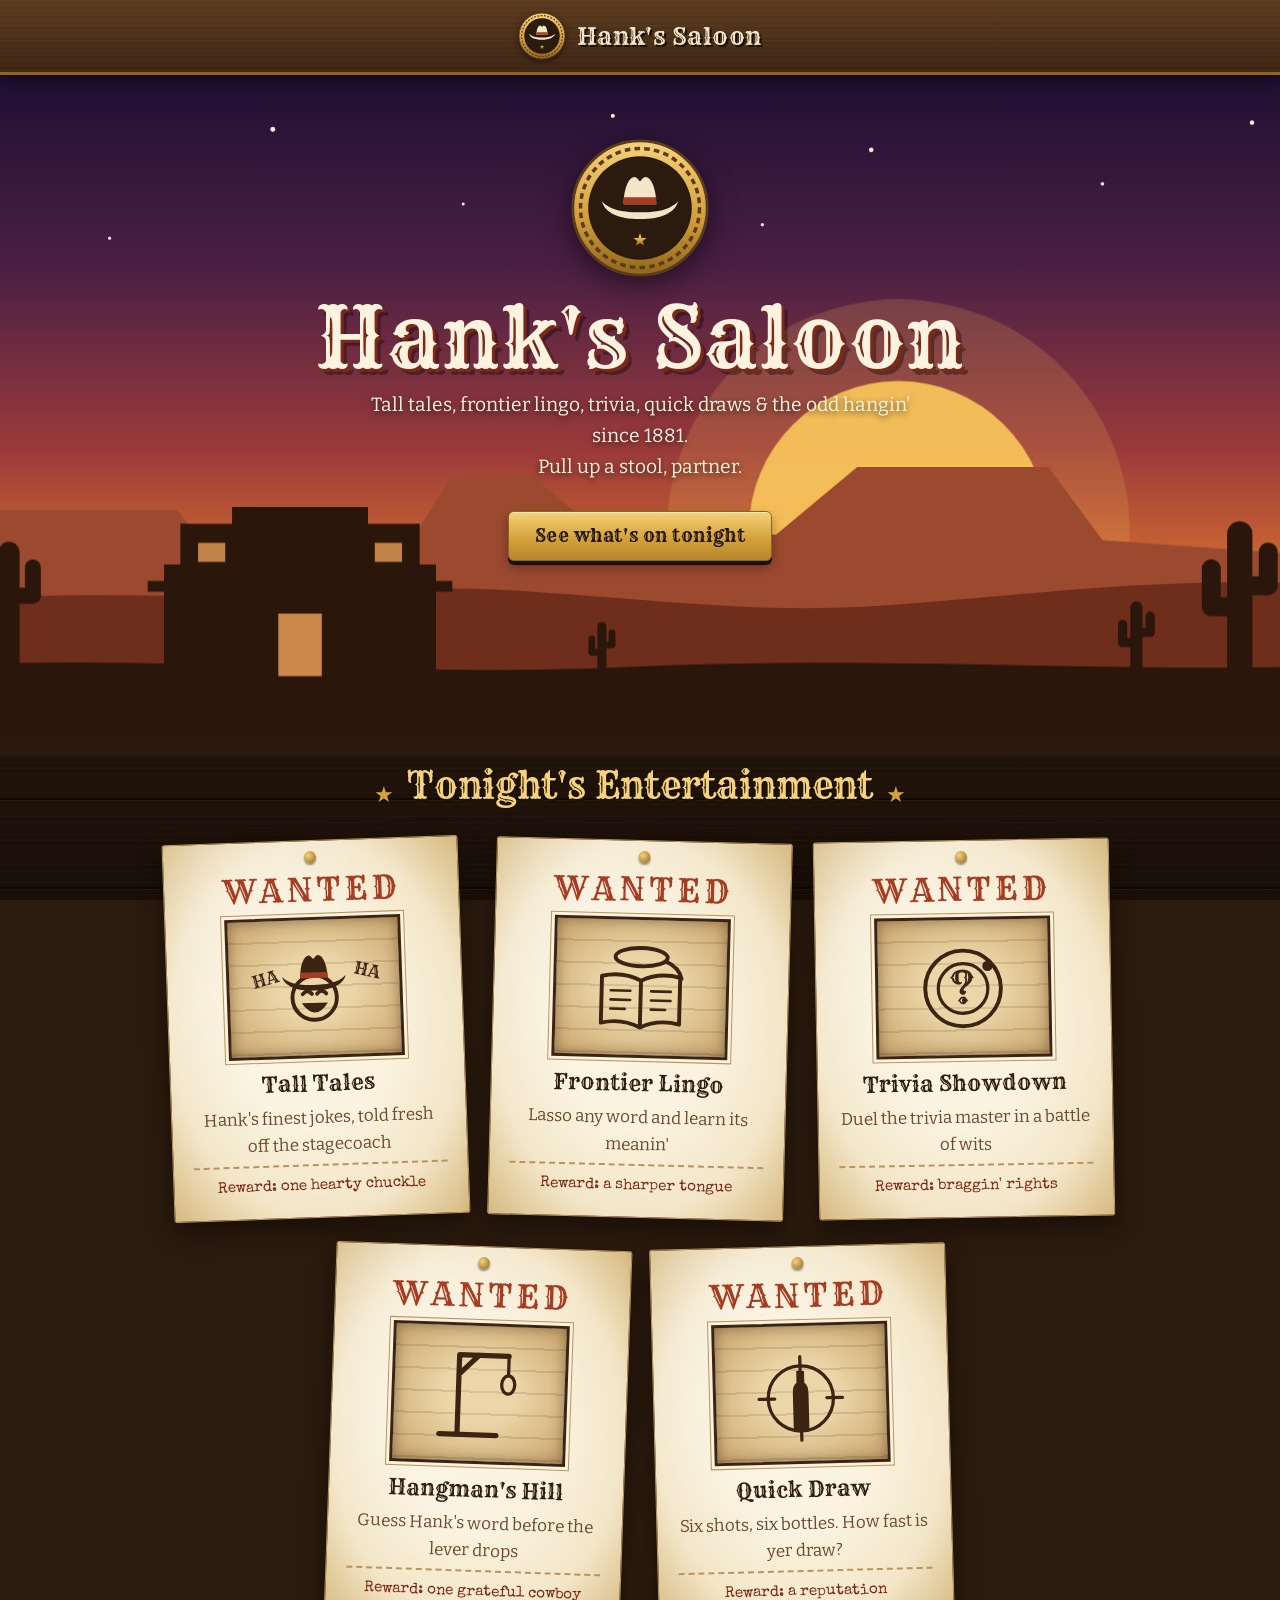
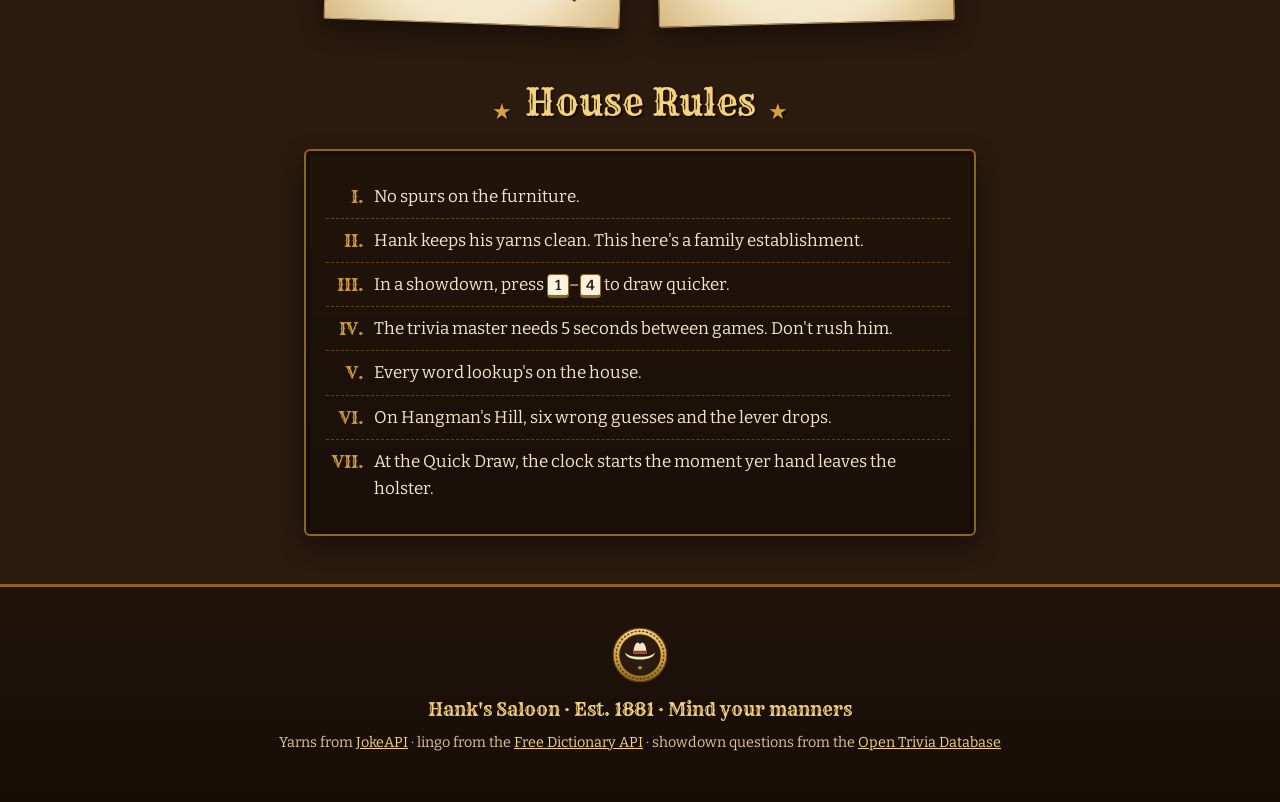
<file: site/index.html>
<!doctype html>
<html lang="en">
<head>
  <meta charset="utf-8">
  <meta name="viewport" content="width=device-width, initial-scale=1">
  <meta name="description" content="Hank's Saloon: tall tales, frontier lingo and trivia showdowns. Pull up a stool, partner.">
  <meta name="theme-color" content="#2b1a0e">
  <title>Hank's Saloon</title>
  <link rel="icon" href="favicon.svg" type="image/svg+xml">
  <link rel="preconnect" href="https://fonts.googleapis.com">
  <link rel="preconnect" href="https://fonts.gstatic.com" crossorigin>
  <link rel="stylesheet" href="https://fonts.googleapis.com/css2?family=Bitter:ital,wght@0,400;0,600;0,700;1,400&family=Rye&family=Special+Elite&display=swap">
  <link rel="stylesheet" href="style.css">
  <script type="module" src="js/app.js"></script>
</head>
<body>
  <!-- Shared artwork, referenced below with <use href="#..."> -->
  <svg class="sprite" width="0" height="0" aria-hidden="true" focusable="false">
    <defs>
      <linearGradient id="brass-gradient" x1="0" y1="0" x2="0" y2="1">
        <stop offset="0" stop-color="#f6d27a"/>
        <stop offset=".55" stop-color="#d4a23c"/>
        <stop offset="1" stop-color="#8f6519"/>
      </linearGradient>

      <symbol id="hat" viewBox="0 0 64 40">
        <path fill="currentColor" d="M20 24C20 12 24 4 28 4c2 0 3 3 4 3s2-3 4-3c4 0 8 8 8 20Z"/>
        <path fill="currentColor" d="M4 22c5 5 12 8 28 8s23-3 28-8c-2 8-12 13-28 13S6 30 4 22Z"/>
        <path fill="#a63d23" d="M20 19h24v5H20Z"/>
      </symbol>

      <symbol id="logo" viewBox="0 0 100 100">
        <circle cx="50" cy="50" r="48" fill="url(#brass-gradient)" stroke="#5b3a1e" stroke-width="2"/>
        <circle cx="50" cy="50" r="42.5" fill="none" stroke="#5b3a1e" stroke-width="2.5" stroke-dasharray="4 3"/>
        <circle cx="50" cy="50" r="37" fill="#2b1a0e"/>
        <use href="#hat" x="19" y="24" width="62" height="38.75" color="#f3e6c8"/>
        <path fill="url(#brass-gradient)" transform="translate(50 73)"
              d="M0-5 1.2-1.6 4.8-1.5 1.9.6 2.9 4 0 2-2.9 4-1.9.6-4.8-1.5-1.2-1.6Z"/>
      </symbol>

      <symbol id="cactus" viewBox="0 0 40 80">
        <rect x="14" y="4" width="12" height="76" rx="6"/>
        <rect x="2" y="22" width="9" height="26" rx="4.5"/>
        <rect x="2" y="40" width="16" height="9" rx="4.5"/>
        <rect x="29" y="14" width="9" height="24" rx="4.5"/>
        <rect x="22" y="30" width="16" height="9" rx="4.5"/>
      </symbol>

      <symbol id="sheriff-star" viewBox="0 0 100 100">
        <polygon fill="url(#brass-gradient)" stroke="#8f6519" stroke-width="1.5"
                 points="50,4 62,29.2 89.8,27 74,50 89.8,73 62,70.8 50,96 38,70.8 10.2,73 26,50 10.2,27 38,29.2"/>
        <g fill="url(#brass-gradient)" stroke="#8f6519" stroke-width="1.5">
          <circle cx="50" cy="5" r="4.5"/><circle cx="89" cy="27.5" r="4.5"/><circle cx="89" cy="72.5" r="4.5"/>
          <circle cx="50" cy="95" r="4.5"/><circle cx="11" cy="72.5" r="4.5"/><circle cx="11" cy="27.5" r="4.5"/>
        </g>
        <circle cx="50" cy="50" r="22" fill="none" stroke="#8f6519" stroke-width="1.5" stroke-dasharray="3 2"/>
      </symbol>

      <!-- Wanted-poster mugshots, one per activity -->
      <symbol id="mug-joke" viewBox="0 0 100 80">
        <g fill="none" stroke="currentColor" stroke-width="3" stroke-linecap="round" stroke-linejoin="round">
          <circle cx="50" cy="48" r="17"/>
          <path d="M41 45q3.5-4 7 0M52 45q3.5-4 7 0"/>
        </g>
        <path d="M40 52q10 15 20 0Z" fill="currentColor"/>
        <use href="#hat" x="22" y="12" width="56" height="35" color="currentColor"/>
        <text x="80" y="30" transform="rotate(14 80 30)" font-family="Rye, Georgia, serif" font-size="13" fill="currentColor">HA</text>
        <text x="4" y="40" transform="rotate(-14 4 40)" font-family="Rye, Georgia, serif" font-size="13" fill="currentColor">HA</text>
      </symbol>

      <symbol id="mug-lingo" viewBox="0 0 100 80">
        <g fill="none" stroke="currentColor" stroke-width="3" stroke-linecap="round" stroke-linejoin="round">
          <path d="M50 35q-14-7-30-3v36q16-4 30 3 14-7 30-3V32q-16-4-30 3Zm0 0v36"/>
          <path d="M27 43h15M27 50h15M27 57h11M58 43h15M58 50h15M58 57h11" stroke-width="2"/>
          <ellipse cx="50" cy="17" rx="20" ry="7"/>
          <path d="M69 20q10 4 12 13"/>
        </g>
      </symbol>

      <symbol id="mug-trivia" viewBox="0 0 100 80">
        <circle cx="50" cy="41" r="29" fill="none" stroke="currentColor" stroke-width="3"/>
        <circle cx="50" cy="41" r="19" fill="none" stroke="currentColor" stroke-width="2.5"/>
        <text x="50" y="53" text-anchor="middle" font-family="Rye, Georgia, serif" font-size="32" fill="currentColor">?</text>
        <circle cx="69" cy="24" r="4" fill="currentColor"/>
      </symbol>

      <symbol id="mug-quickdraw" viewBox="0 0 100 80">
        <path d="M44 68V40q0-6 3-8v-9h6v9q3 2 3 8v28Z" fill="currentColor"/>
        <g fill="none" stroke="currentColor" stroke-width="2.5" stroke-linecap="round">
          <circle cx="50" cy="44" r="25"/>
          <path d="M50 12v12M50 64v12M18 44h12M70 44h12"/>
        </g>
      </symbol>

      <symbol id="mug-hangman" viewBox="0 0 100 80">
        <g fill="none" stroke="currentColor" stroke-linecap="round" stroke-linejoin="round">
          <path d="M20 72h44M34 72V11h38M34 26l15-15" stroke-width="4"/>
          <path d="M72 11v15" stroke-width="2.5"/>
          <ellipse cx="72" cy="33" rx="5" ry="7" stroke-width="2.5"/>
        </g>
      </symbol>
    </defs>
  </svg>

  <a class="skip-link" href="#main">Skip to content</a>

  <header class="site-header">
    <div class="container header-inner">
      <a class="brand" href="#home" aria-label="Hank's Saloon – home">
        <svg class="logo" aria-hidden="true"><use href="#logo"/></svg>
        <span class="brand-name">Hank's Saloon</span>
      </a>
    </div>
    <div class="scroll-progress" aria-hidden="true"></div>
  </header>

  <main id="main">
    <noscript><p class="container status status-error">Hank needs JavaScript turned on to talk to the outside world.</p></noscript>

    <!-- Saloon (home) -->
    <section id="view-home" class="view" aria-labelledby="home-heading">
      <div class="hero">
        <svg class="scene" viewBox="0 0 1200 500" preserveAspectRatio="xMidYMax slice" aria-hidden="true" focusable="false">
          <g class="layer" data-depth="0.5">
            <circle class="twinkle" cx="90" cy="60" r="1.6"/><circle class="twinkle" cx="210" cy="120" r="1.2"/>
            <circle class="twinkle" cx="330" cy="40" r="1.8"/><circle class="twinkle" cx="470" cy="95" r="1.1"/>
            <circle class="twinkle" cx="580" cy="30" r="1.5"/><circle class="twinkle" cx="690" cy="110" r="1.2"/>
            <circle class="twinkle" cx="770" cy="55" r="1.7"/><circle class="twinkle" cx="940" cy="80" r="1.3"/>
            <circle class="twinkle" cx="1050" cy="35" r="1.6"/><circle class="twinkle" cx="1150" cy="120" r="1.2"/>
            <circle class="twinkle" cx="40" cy="160" r="1"/><circle class="twinkle" cx="1110" cy="190" r="1"/>
          </g>
          <g class="layer" data-depth="0.4">
            <circle cx="790" cy="335" r="170" fill="#f7c25a" opacity=".18"/>
            <circle cx="790" cy="335" r="110" fill="#f7c25a" opacity=".95"/>
          </g>
          <g class="layer" data-depth="0.28">
            <path fill="#9c4a2f" d="M0 362h80l30-42h150l30 40h130l40-62 60-4 40 34 140 10 60-50h140l40 54 140 10 30-40 90-5v205H0Z"/>
          </g>
          <g class="layer" data-depth="0.16">
            <path fill="#6e2e1b" d="M0 400c150-30 260-10 380-20 140-12 260 20 400 10 140-10 260-30 420-5v115H0Z"/>
          </g>
          <g class="layer" data-depth="0.05" fill="#2b160b">
            <path d="M0 440c200-20 400 5 600-5s400 10 600-5v70H0Z"/>
            <!-- Saloon silhouette with lit windows -->
            <path d="M250 442v-82h12v-30h38v-12h100v12h38v30h12v82Z"/>
            <path d="M238 372h224v8H238Z"/>
            <rect x="275" y="344" width="20" height="14" fill="#f2a65a" opacity=".75"/>
            <rect x="405" y="344" width="20" height="14" fill="#f2a65a" opacity=".75"/>
            <rect x="334" y="396" width="32" height="46" fill="#f2a65a" opacity=".8"/>
            <use href="#cactus" x="110" y="338" width="52" height="104"/>
            <use href="#cactus" x="1010" y="322" width="62" height="124"/>
            <use href="#cactus" x="950" y="384" width="30" height="60"/>
            <use href="#cactus" x="560" y="400" width="24" height="44"/>
          </g>
        </svg>
        <div class="hero-content container">
          <svg class="hero-logo" aria-hidden="true"><use href="#logo"/></svg>
          <h1 id="home-heading" class="hero-title">Hank's Saloon</h1>
          <p class="tagline">Tall tales, frontier lingo, trivia, quick draws &amp; the odd hangin' since 1881.<br>Pull up a stool, partner.</p>
          <button type="button" class="hero-cta" data-scroll-to="entertainment">See what's on tonight</button>
        </div>
      </div>

      <div class="container">
        <h2 id="entertainment" class="section-title reveal">Tonight's Entertainment</h2>
        <ul class="activities posters">
          <li class="reveal">
            <a class="poster" href="#joke">
              <span class="poster-wanted">Wanted</span>
              <span class="poster-mugshot" aria-hidden="true"><svg><use href="#mug-joke"/></svg></span>
              <strong class="poster-title">Tall Tales</strong>
              <span class="poster-desc">Hank's finest jokes, told fresh off the stagecoach</span>
              <span class="poster-reward">Reward: one hearty chuckle</span>
            </a>
          </li>
          <li class="reveal">
            <a class="poster" href="#define">
              <span class="poster-wanted">Wanted</span>
              <span class="poster-mugshot" aria-hidden="true"><svg><use href="#mug-lingo"/></svg></span>
              <strong class="poster-title">Frontier Lingo</strong>
              <span class="poster-desc">Lasso any word and learn its meanin'</span>
              <span class="poster-reward">Reward: a sharper tongue</span>
            </a>
          </li>
          <li class="reveal">
            <a class="poster" href="#trivia">
              <span class="poster-wanted">Wanted</span>
              <span class="poster-mugshot" aria-hidden="true"><svg><use href="#mug-trivia"/></svg></span>
              <strong class="poster-title">Trivia Showdown</strong>
              <span class="poster-desc">Duel the trivia master in a battle of wits</span>
              <span class="poster-reward">Reward: braggin' rights</span>
            </a>
          </li>
          <li class="reveal">
            <a class="poster" href="#hangman">
              <span class="poster-wanted">Wanted</span>
              <span class="poster-mugshot" aria-hidden="true"><svg><use href="#mug-hangman"/></svg></span>
              <strong class="poster-title">Hangman's Hill</strong>
              <span class="poster-desc">Guess Hank's word before the lever drops</span>
              <span class="poster-reward">Reward: one grateful cowboy</span>
            </a>
          </li>
          <li class="reveal">
            <a class="poster" href="#quickdraw">
              <span class="poster-wanted">Wanted</span>
              <span class="poster-mugshot" aria-hidden="true"><svg><use href="#mug-quickdraw"/></svg></span>
              <strong class="poster-title">Quick Draw</strong>
              <span class="poster-desc">Six shots, six bottles. How fast is yer draw?</span>
              <span class="poster-reward">Reward: a reputation</span>
            </a>
          </li>
        </ul>

        <h2 class="section-title reveal">House Rules</h2>
        <ol class="rules reveal">
          <li>No spurs on the furniture.</li>
          <li>Hank keeps his yarns clean. This here's a family establishment.</li>
          <li>In a showdown, press <kbd>1</kbd>–<kbd>4</kbd> to draw quicker.</li>
          <li>The trivia master needs 5 seconds between games. Don't rush him.</li>
          <li>Every word lookup's on the house.</li>
          <li>On Hangman's Hill, six wrong guesses and the lever drops.</li>
          <li>At the Quick Draw, the clock starts the moment yer hand leaves the holster.</li>
        </ol>
      </div>
    </section>

    <!-- Tall Tales (joke) -->
    <section id="view-joke" class="view container narrow" aria-labelledby="joke-heading" hidden>
      <a class="back-link" href="#home">← Back to the saloon</a>
      <h1 id="joke-heading" class="view-title">Tall Tales</h1>
      <p class="lead">Hank's got a yarn for every occasion. Most of 'em are even funny.</p>
      <button id="joke-button" type="button">Spin me a yarn</button>
      <p id="joke-status" class="status" role="status"></p>
      <div id="joke-card" class="card joke-card" hidden>
        <p id="joke-text" class="joke-text"></p>
        <p id="joke-punchline" class="punchline" hidden></p>
      </div>
    </section>

    <!-- Frontier Lingo (define) -->
    <section id="view-define" class="view container narrow" aria-labelledby="define-heading" hidden>
      <a class="back-link" href="#home">← Back to the saloon</a>
      <h1 id="define-heading" class="view-title">Frontier Lingo</h1>
      <p class="lead">Lasso a word and Hank'll wire ya what it means.</p>
      <form id="define-form" class="row" novalidate>
        <label class="grow">Word
          <input id="define-input" type="text" name="word" autocomplete="off" spellcheck="false" placeholder="e.g. varmint">
        </label>
        <button id="define-button" type="submit">Wrangle it</button>
      </form>
      <p id="define-status" class="status" role="status"></p>
      <div id="define-card" class="card telegram" hidden>
        <p class="telegram-header" aria-hidden="true"><span>Telegram</span><span>Hank's Saloon</span></p>
        <h2 id="define-word" class="definition-word"></h2>
        <p id="define-text" class="definition"></p>
      </div>
    </section>

    <!-- Trivia Showdown -->
    <section id="view-trivia" class="view container narrow" aria-labelledby="trivia-heading" hidden>
      <a class="back-link" href="#home">← Back to the saloon</a>
      <h1 id="trivia-heading" class="view-title">Trivia Showdown</h1>
      <p class="lead">The six-shooter's loaded with questions from the Open Trivia Database. Pick yer topic and step into the street, partner.</p>

      <form id="trivia-setup" class="card" novalidate>
        <label class="topic-label">Topic
          <select id="trivia-topic">
            <option value="">Any ol' topic</option>
          </select>
        </label>
        <div class="row">
          <label>Rounds
            <input id="trivia-amount" type="number" min="1" max="20" value="5" inputmode="numeric">
          </label>
          <label class="grow">Grit
            <select id="trivia-difficulty">
              <option value="">Any ol' grit</option>
              <option value="easy">Greenhorn (easy)</option>
              <option value="medium">Wrangler (medium)</option>
              <option value="hard">Gunslinger (hard)</option>
            </select>
          </label>
          <button id="trivia-start" type="submit">Draw!</button>
        </div>
        <p id="trivia-availability" class="hint availability" aria-live="polite"></p>
        <p id="trivia-status" class="status" role="status"></p>
      </form>

      <div id="trivia-play" class="card" hidden>
        <div class="meta">
          <span id="trivia-progress"></span>
          <span><span id="trivia-category"></span> · <span id="trivia-badge" class="badge"></span></span>
        </div>
        <div id="trivia-bullets" class="bullets" aria-hidden="true"></div>
        <p id="trivia-question" class="question"></p>
        <div id="trivia-answers" class="answers"></div>
        <p id="trivia-feedback" class="feedback" role="status"></p>
        <div class="actions">
          <button id="trivia-quit" type="button" class="secondary">Holster up</button>
          <button id="trivia-next" type="button" hidden>Next round</button>
        </div>
        <p class="hint">Quick draw: press <kbd>1</kbd>–<kbd>4</kbd> to answer.</p>
      </div>

      <div id="trivia-result" class="card result" hidden>
        <h2>The Final Tally</h2>
        <div class="star-badge">
          <svg class="star" aria-hidden="true"><use href="#sheriff-star"/></svg>
          <p id="trivia-score" class="score"></p>
        </div>
        <p id="trivia-message" class="result-message"></p>
        <button id="trivia-again" type="button">Saddle up again</button>
      </div>
    </section>

    <!-- Hangman's Hill -->
    <section id="view-hangman" class="view container narrow" aria-labelledby="hangman-heading" hidden>
      <a class="back-link" href="#home">← Back to the saloon</a>
      <h1 id="hangman-heading" class="view-title">Hangman's Hill</h1>
      <p class="lead">Guess Hank's word one letter at a time. Six wrong guesses and it's curtains for the cowboy.</p>

      <div class="card hangman-card">
        <div class="gallows-stage">
          <!-- data-stage = number of misses (0–6); data-result = won | lost. CSS animates each step. -->
          <svg id="hm-scene" class="hm-scene" viewBox="0 0 400 260" data-stage="0" aria-hidden="true" focusable="false">
            <defs>
              <linearGradient id="hm-sky" x1="0" y1="0" x2="0" y2="1">
                <stop offset="0" stop-color="#2a1640"/>
                <stop offset=".55" stop-color="#7a2e3a"/>
                <stop offset=".88" stop-color="#e0782f"/>
                <stop offset="1" stop-color="#f2a65a"/>
              </linearGradient>
              <clipPath id="hm-below-beam"><rect x="0" y="33" width="400" height="227"/></clipPath>
            </defs>

            <!-- Backdrop -->
            <rect width="400" height="260" fill="url(#hm-sky)"/>
            <circle cx="80" cy="170" r="42" fill="#f7c25a" opacity=".9"/>
            <path fill="#7a3a22" opacity=".85" d="M0 204l40-26h52l24 26h58l30-36h72l22 32h102v60H0Z"/>
            <rect y="228" width="400" height="32" fill="#2b160b"/>

            <!-- Gallows -->
            <g fill="#6b4524" stroke="#2b1a0e" stroke-width="1.5">
              <polygon points="170,230 170,210 182.5,210 182.5,190 195,190 195,170 207.5,170 207.5,150 220,150 220,230"/>
              <rect x="226" y="158" width="7" height="72"/>
              <rect x="296" y="158" width="7" height="72"/>
              <rect x="372" y="158" width="7" height="72"/>
              <path d="M233 165 296 220M303 165 372 220" fill="none" stroke="#4a2e17" stroke-width="4"/>
              <rect x="220" y="150" width="42" height="8"/>
              <rect x="298" y="150" width="102" height="8"/>
              <rect x="366" y="26" width="9" height="124"/>
              <rect x="262" y="24" width="118" height="9"/>
              <path d="M342 33 368 59" stroke="#6b4524" stroke-width="6"/>
            </g>
            <rect id="hm-trapdoor" x="262" y="150" width="36" height="8" fill="#5a381c" stroke="#2b1a0e" stroke-width="1.5"/>
            <g id="hm-lever">
              <rect x="315" y="118" width="4" height="32" fill="#3d2614"/>
              <circle cx="317" cy="117" r="4.5" fill="#a63d23"/>
            </g>

            <!-- Rope and knot sit behind the cowboy; the loop goes in front of his neck -->
            <g clip-path="url(#hm-below-beam)">
              <g class="hm-noose">
                <path d="M280-20v118" fill="none" stroke="#c9a26b" stroke-width="3"/>
                <rect x="276.5" y="86" width="7" height="11" rx="2" fill="#b08850"/>
              </g>
            </g>

            <!-- Executioner (feet at 0,0) -->
            <g id="hm-exec">
              <g class="leg leg-a"><rect x="-6" y="-24" width="5" height="24" rx="2" fill="#1f1610"/></g>
              <g class="leg leg-b"><rect x="1" y="-24" width="5" height="24" rx="2" fill="#2a1d14"/></g>
              <rect x="8" y="-44" width="4" height="20" rx="2" fill="#2a1a10"/>
              <rect x="-9" y="-48" width="18" height="26" rx="3" fill="#2a1a10"/>
              <path d="M-7-44-25-34" stroke="#2a1a10" stroke-width="4.5" stroke-linecap="round"/>
              <circle cx="-25" cy="-34" r="2.6" fill="#c9a26b"/>
              <path d="M-8-47C-8-58-3-72 0-76c3 4 8 18 8 29Z" fill="#111"/>
              <rect x="-4.5" y="-59" width="3" height="2" fill="#f2a65a"/>
              <rect x="1.5" y="-59" width="3" height="2" fill="#f2a65a"/>
            </g>

            <!-- Cowboy (feet at 0,0) -->
            <g id="hm-cowboy">
              <g class="leg leg-a">
                <rect x="-5" y="-24" width="4.5" height="20" rx="2" fill="#3b4a5e"/>
                <rect x="-6.5" y="-5" width="6.5" height="5" rx="1.5" fill="#3b2412"/>
              </g>
              <g class="leg leg-b">
                <rect x=".5" y="-24" width="4.5" height="20" rx="2" fill="#2f3c4d"/>
                <rect x=".5" y="-5" width="6.5" height="5" rx="1.5" fill="#2b1a0e"/>
              </g>
              <rect x="-10.5" y="-45" width="3.5" height="19" rx="1.7" fill="#a63d23"/>
              <rect x="7" y="-45" width="3.5" height="19" rx="1.7" fill="#8f3320"/>
              <rect x="-7.5" y="-47" width="15" height="25" rx="3" fill="#a63d23"/>
              <path d="M-7.5-44h4v21h-4zM3.5-44h4v21h-4z" fill="#5b3a1e"/>
              <rect x="-8" y="-25" width="16" height="3" fill="#3b2412"/>
              <circle cy="-52" r="6.5" fill="#e3b38a"/>
              <path d="M-4-46.5 0-42l4-4.5Z" fill="#f3e6c8"/>
              <use class="hm-hat" href="#hat" x="-15" y="-70" width="30" height="18.75" color="#6b3f1d"/>
            </g>

            <g clip-path="url(#hm-below-beam)">
              <ellipse class="hm-noose" cx="280" cy="104" rx="7.5" ry="5" fill="none" stroke="#c9a26b" stroke-width="3"/>
            </g>
          </svg>

          <div id="hm-telegram" class="card telegram hm-telegram" role="status" hidden>
            <p class="telegram-header" aria-hidden="true"><span>Telegram</span><span>Hank's Saloon</span></p>
            <h2 id="hm-telegram-title" class="hm-telegram-title"></h2>
            <p class="hm-telegram-line">The word was <strong id="hm-telegram-word" class="hm-telegram-word"></strong> <span class="hm-stop">STOP</span></p>
            <p id="hm-telegram-meaning" class="definition"></p>
          </div>
        </div>

        <p id="hm-story" class="hm-story" aria-live="polite"></p>
        <p id="hm-word" class="hm-word" role="img"></p>
        <div class="hm-meta">
          <span id="hm-misses" class="hm-misses"></span>
          <span><span id="hm-wrong-label"></span> <span id="hm-wrong" class="hm-wrong"></span></span>
        </div>
        <div id="hm-keyboard" class="hm-keyboard"></div>
        <div class="actions">
          <button id="hm-new" type="button">Another word</button>
        </div>
        <p class="hint">Type letters on yer keyboard or tap the keys.</p>
      </div>
    </section>

    <!-- Quick Draw -->
    <section id="view-quickdraw" class="view container narrow" aria-labelledby="quickdraw-heading" hidden>
      <a class="back-link" href="#home">← Back to the saloon</a>
      <h1 id="quickdraw-heading" class="view-title">Quick Draw</h1>
      <p class="lead">Six shots, six bottles. Rest yer hand on the holster, then draw and fire. The clock starts the moment yer hand leaves leather.</p>

      <div class="card qd-card">
        <div class="qd-hud">
          <span id="qd-timer" class="qd-timer" role="timer">0.00 s</span>
          <svg id="qd-cylinder" class="qd-cylinder" viewBox="-20 -20 40 40" aria-hidden="true"></svg>
          <span id="qd-hits" class="qd-hits"></span>
        </div>

        <!-- data-phase: ready | holstered | drawn | done -->
        <div id="qd-range" class="qd-range" data-phase="ready">
          <svg class="qd-scene" viewBox="0 0 400 240" aria-hidden="true" focusable="false">
            <defs>
              <pattern id="qd-planks" width="40" height="240" patternUnits="userSpaceOnUse">
                <rect width="40" height="240" fill="#4a2c17"/>
                <rect x="38" width="2" height="240" fill="#2b1a0e"/>
                <rect x="12" width="1" height="240" fill="#5b3a1e" opacity=".6"/>
              </pattern>
            </defs>
            <rect class="qd-wall" width="400" height="240" fill="url(#qd-planks)"/>
            <!-- Sign -->
            <g transform="translate(200 34)">
              <rect x="-78" y="-15" width="156" height="30" rx="3" fill="#6b4524" stroke="#2b1a0e" stroke-width="2"/>
              <circle cx="-70" cy="0" r="2" fill="#d4a23c"/><circle cx="70" cy="0" r="2" fill="#d4a23c"/>
              <text y="6" text-anchor="middle" font-family="Rye, Georgia, serif" font-size="15" fill="#f3e6c8">Shootin' Gallery</text>
            </g>
            <!-- Shelf -->
            <rect x="18" y="120" width="364" height="10" fill="#8a5a32" stroke="#2b1a0e" stroke-width="1.5"/>
            <path d="M70 130l14 18M330 130l-14 18" stroke="#6b4524" stroke-width="5"/>
            <g id="qd-bottles"></g>
          </svg>
          <div id="qd-effects" class="qd-effects" aria-hidden="true"></div>

          <div id="qd-holster" class="qd-holster" aria-label="Holster">
            <svg viewBox="0 0 60 96" aria-hidden="true">
              <path class="qd-gun" d="M21 30c-5-14 2-26 10-27h10c4 2 4 8 1 12l-4 15Z" fill="#2b1a0e" stroke="#d4a23c" stroke-width="1.5"/>
              <path d="M10 28h40l-7 58c-9 7-17 7-26 0Z" fill="#6b3f1d" stroke="#2b1a0e" stroke-width="2"/>
              <path d="M15 33h30l-6 49c-6 4-12 4-18 0Z" fill="none" stroke="#d6b07a" stroke-width="1.2" stroke-dasharray="3 3"/>
              <circle cx="30" cy="46" r="4" fill="#d4a23c"/>
            </svg>
            <span class="qd-holster-label">Holster</span>
          </div>
        </div>

        <p id="qd-status" class="qd-status" aria-live="polite"></p>

        <div id="qd-result" class="qd-result" hidden>
          <h2 id="qd-rank" class="qd-rank"></h2>
          <p id="qd-score" class="qd-score"></p>
          <p id="qd-record" class="qd-record"></p>
        </div>

        <div class="actions">
          <button id="qd-reload" type="button">Reload</button>
        </div>
        <p class="hint">Needs a mouse or a touchscreen. On a touchscreen, press the holster, then lift yer finger to draw.</p>
      </div>
    </section>
  </main>

  <footer class="site-footer">
    <div class="container reveal">
      <svg class="footer-logo" aria-hidden="true"><use href="#logo"/></svg>
      <p class="footer-motto">Hank's Saloon · Est. 1881 · Mind your manners</p>
      <p class="footer-credits">
        Yarns from <a href="https://v2.jokeapi.dev/">JokeAPI</a> ·
        lingo from the <a href="https://dictionaryapi.dev/">Free Dictionary API</a> ·
        showdown questions from the <a href="https://opentdb.com/">Open Trivia Database</a>
      </p>
    </div>
  </footer>
</body>
</html>
</file>
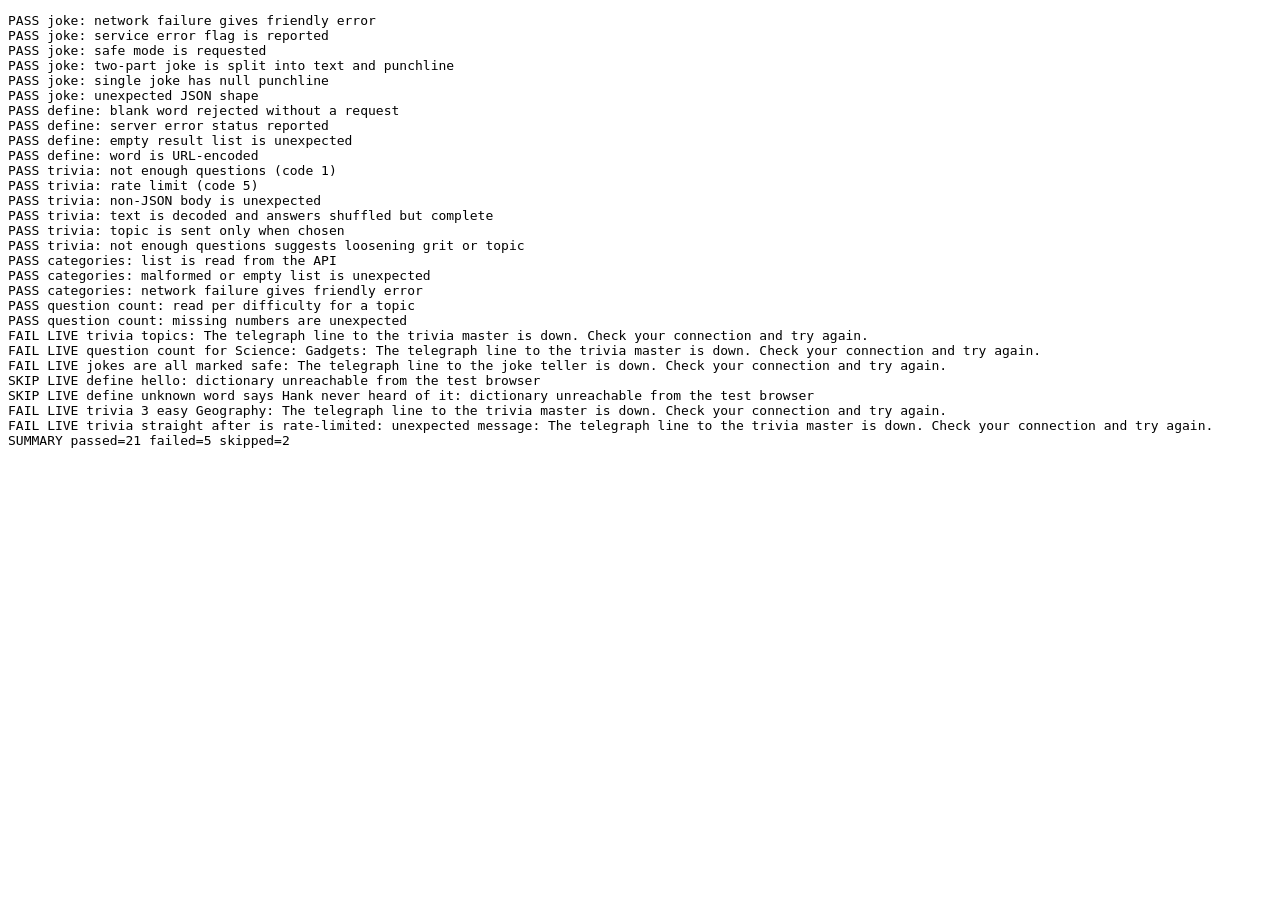
<file: tests/api.test.html>
<!doctype html>
<html lang="en">
<head>
  <meta charset="utf-8">
  <title>API tests</title>
</head>
<body>
<pre id="results">running...</pre>
<script type="module">
  import { test, info, assert, skip, rejectsWithAPIError, withFetch, jsonResponse, finish } from './harness.js';
  import { getJoke, getDefinition, getTriviaQuestions, getTriviaCategories, getTriviaQuestionCount } from '../site/js/api.js';

  const fail = () => { throw new Error('fetch should not have been called'); };
  const offline = () => Promise.reject(new TypeError('Failed to fetch'));

  // --- Stubbed responses (no network) --------------------------------------
  await test('joke: network failure gives friendly error', () =>
    withFetch(window, offline, () => rejectsWithAPIError(getJoke(), /telegraph line to the joke teller is down/)));

  await test('joke: service error flag is reported', () =>
    withFetch(window, async () => jsonResponse({ error: true, message: 'No matching joke found' }, 400),
      () => rejectsWithAPIError(getJoke(), /tongue-tied: No matching joke found/)));

  await test('joke: safe mode is requested', async () => {
    let requested = '';
    await withFetch(window, async (url) => { requested = url; return jsonResponse({ type: 'single', joke: 'J' }); },
      () => getJoke());
    assert(new URL(requested).searchParams.has('safe-mode'), requested);
  });

  await test('joke: two-part joke is split into text and punchline', () =>
    withFetch(window, async () => jsonResponse({ type: 'twopart', setup: 'S', delivery: 'P' }), async () => {
      const joke = await getJoke();
      assert(joke.text === 'S' && joke.punchline === 'P', JSON.stringify(joke));
    }));

  await test('joke: single joke has null punchline', () =>
    withFetch(window, async () => jsonResponse({ type: 'single', joke: 'J' }), async () => {
      const joke = await getJoke();
      assert(joke.text === 'J' && joke.punchline === null, JSON.stringify(joke));
    }));

  await test('joke: unexpected JSON shape', () =>
    withFetch(window, async () => jsonResponse({ hello: 1 }),
      () => rejectsWithAPIError(getJoke(), /garbled telegram/)));

  await test('define: blank word rejected without a request', () =>
    withFetch(window, fail, () => rejectsWithAPIError(getDefinition('   '), /give me a word/)));

  await test('define: server error status reported', () =>
    withFetch(window, async () => jsonResponse({}, 502),
      () => rejectsWithAPIError(getDefinition('x'), /status 502/)));

  await test('define: empty result list is unexpected', () =>
    withFetch(window, async () => jsonResponse([]),
      () => rejectsWithAPIError(getDefinition('x'), /garbled telegram/)));

  await test('define: word is URL-encoded', () => {
    let requested = '';
    return withFetch(window, async (url) => { requested = url; return jsonResponse([{ meanings: [{ definitions: [{ definition: 'd' }] }] }]); },
      async () => {
        await getDefinition('ice cream?');
        assert(requested.endsWith('ice%20cream%3F'), requested);
      });
  });

  await test('trivia: not enough questions (code 1)', () =>
    withFetch(window, async () => jsonResponse({ response_code: 1, results: [] }),
      () => rejectsWithAPIError(getTriviaQuestions(50), /ain't got that many questions/)));

  await test('trivia: rate limit (code 5)', () =>
    withFetch(window, async () => jsonResponse({ response_code: 5, results: [] }, 429),
      () => rejectsWithAPIError(getTriviaQuestions(), /one request every 5 seconds/)));

  await test('trivia: non-JSON body is unexpected', () =>
    withFetch(window, async () => new Response('<html>oops</html>', { status: 200 }),
      () => rejectsWithAPIError(getTriviaQuestions(), /garbled telegram/)));

  await test('trivia: text is decoded and answers shuffled but complete', () =>
    withFetch(window, async (url) => {
      assert(url.includes('encode=url3986') && url.includes('difficulty=hard') && url.includes('amount=2'), url);
      const item = { category: 'Science%3A%20Computers', difficulty: 'hard',
        question: 'What%20does%20arr%5B0%5D%20return%3F', correct_answer: 'First%20item',
        incorrect_answers: ['%5Blast%5D', 'None', 'Error'] };
      return jsonResponse({ response_code: 0, results: [item, item] });
    }, async () => {
      const [q] = await getTriviaQuestions(2, 'hard');
      assert(q.question === 'What does arr[0] return?', q.question);
      assert(q.category === 'Science: Computers', q.category);
      assert(q.answers.length === 4 && q.answers.includes('First item') && q.answers.includes('[last]'), q.answers);
      assert(q.correct === 'First item', q.correct);
    }));

  await test('trivia: topic is sent only when chosen', async () => {
    const urls = [];
    await withFetch(window, async (url) => { urls.push(url); return jsonResponse({ response_code: 0, results: [] }); }, async () => {
      await getTriviaQuestions(3, null, 18);
      await getTriviaQuestions(3);
    });
    assert(urls[0].includes('category=18'), urls[0]);
    assert(!urls[1].includes('category='), urls[1]);
  });

  await test('trivia: not enough questions suggests loosening grit or topic', () =>
    withFetch(window, async () => jsonResponse({ response_code: 1, results: [] }),
      () => rejectsWithAPIError(getTriviaQuestions(20, 'hard', 30), /loosen the grit or topic/)));

  await test('categories: list is read from the API', async () => {
    let requested = '';
    await withFetch(window, async (url) => {
      requested = url;
      return jsonResponse({ trivia_categories: [{ id: 9, name: 'General Knowledge' }, { id: 18, name: 'Science: Computers', extra: 1 }] });
    }, async () => {
      const categories = await getTriviaCategories();
      assert(requested.endsWith('api_category.php'), requested);
      assert(JSON.stringify(categories) === '[{"id":9,"name":"General Knowledge"},{"id":18,"name":"Science: Computers"}]',
        JSON.stringify(categories));
    });
  });

  await test('categories: malformed or empty list is unexpected', async () => {
    for (const body of [{}, { trivia_categories: [] }, { trivia_categories: [{ id: '9', name: 'x' }] }]) {
      await withFetch(window, async () => jsonResponse(body),
        () => rejectsWithAPIError(getTriviaCategories(), /garbled telegram/));
    }
  });

  await test('categories: network failure gives friendly error', () =>
    withFetch(window, () => Promise.reject(new TypeError('Failed to fetch')),
      () => rejectsWithAPIError(getTriviaCategories(), /telegraph line to the trivia master is down/)));

  await test('question count: read per difficulty for a topic', async () => {
    let requested = '';
    await withFetch(window, async (url) => {
      requested = url;
      return jsonResponse({ category_id: 30, category_question_count: {
        total_question_count: 40, total_easy_question_count: 17, total_medium_question_count: 17, total_hard_question_count: 6 } });
    }, async () => {
      const counts = await getTriviaQuestionCount(30);
      assert(requested.endsWith('api_count.php?category=30'), requested);
      assert(JSON.stringify(counts) === '{"any":40,"easy":17,"medium":17,"hard":6}', JSON.stringify(counts));
    });
  });

  await test('question count: missing numbers are unexpected', () =>
    withFetch(window, async () => jsonResponse({ category_question_count: { total_question_count: 40 } }),
      () => rejectsWithAPIError(getTriviaQuestionCount(30), /garbled telegram/)));

  // --- Live services ----------------------------------------------------------
  await test('LIVE trivia topics', async () => {
    const categories = await getTriviaCategories();
    assert(categories.length >= 20, `only ${categories.length} topics`);
    assert(categories.some((c) => c.id === 9 && c.name === 'General Knowledge'), 'General Knowledge missing');
    info(`${categories.length} live topics`);
  });

  await test('LIVE question count for Science: Gadgets', async () => {
    const counts = await getTriviaQuestionCount(30);
    assert(counts.any > 0 && counts.any === counts.easy + counts.medium + counts.hard, JSON.stringify(counts));
    info(`Science: Gadgets counts ${JSON.stringify(counts)}`);
  });

  await test('LIVE jokes are all marked safe', async () => {
    // Peek at JokeAPI's own "safe" flag on a few real jokes while getJoke() fetches them.
    const realFetch = window.fetch;
    const verdicts = [];
    await withFetch(window, async (...args) => {
      const response = await realFetch(...args);
      const body = await response.clone().json();
      verdicts.push(`${body.safe ? 'safe' : 'UNSAFE'} ${body.category}`);
      return response;
    }, async () => {
      for (let i = 0; i < 5; i++) {
        const joke = await getJoke();
        assert(typeof joke.text === 'string' && joke.text.length > 0, 'empty joke');
      }
    });
    info(`live jokes: ${verdicts.join(', ')}`);
    assert(verdicts.every((v) => v.startsWith('safe')), verdicts.join(', '));
  });

  // The dictionary refuses connections from the automated test browser (real visitors are fine),
  // so a live lookup that can't connect at all is skipped rather than failed.
  const DICTIONARY_UNREACHABLE = /telegraph line to the dictionary is down/;
  const SKIP_DICTIONARY = 'dictionary unreachable from the test browser';

  await test('LIVE define hello', async () => {
    let definition;
    try {
      definition = await getDefinition('hello');
    } catch (error) {
      if (DICTIONARY_UNREACHABLE.test(error.message)) skip(SKIP_DICTIONARY);
      throw error;
    }
    assert(/greeting/i.test(definition), definition);
  });

  await test('LIVE define unknown word says Hank never heard of it', async () => {
    const error = await rejectsWithAPIError(getDefinition('qwzxv'));
    if (DICTIONARY_UNREACHABLE.test(error.message)) skip(SKIP_DICTIONARY);
    assert(/Never heard of/.test(error.message), error.message);
  });

  await test('LIVE trivia 3 easy Geography', async () => {
    const questions = await getTriviaQuestions(3, 'easy', 22);
    assert(questions.length === 3, `got ${questions.length}`);
    for (const q of questions) {
      assert(q.difficulty === 'easy', q.difficulty);
      assert(q.category === 'Geography', `topic ignored: ${q.category}`);
      assert(q.answers.length === 4 && q.answers.includes(q.correct), JSON.stringify(q));
      assert(!/%[0-9A-F]{2}/.test(q.question), `not decoded: ${q.question}`);
    }
    info(`sample question: ${questions[0].question}`);
  });

  await test('LIVE trivia straight after is rate-limited', () =>
    rejectsWithAPIError(getTriviaQuestions(1), /one request every 5 seconds/));

  finish();
</script>
</body>
</html>
</file>
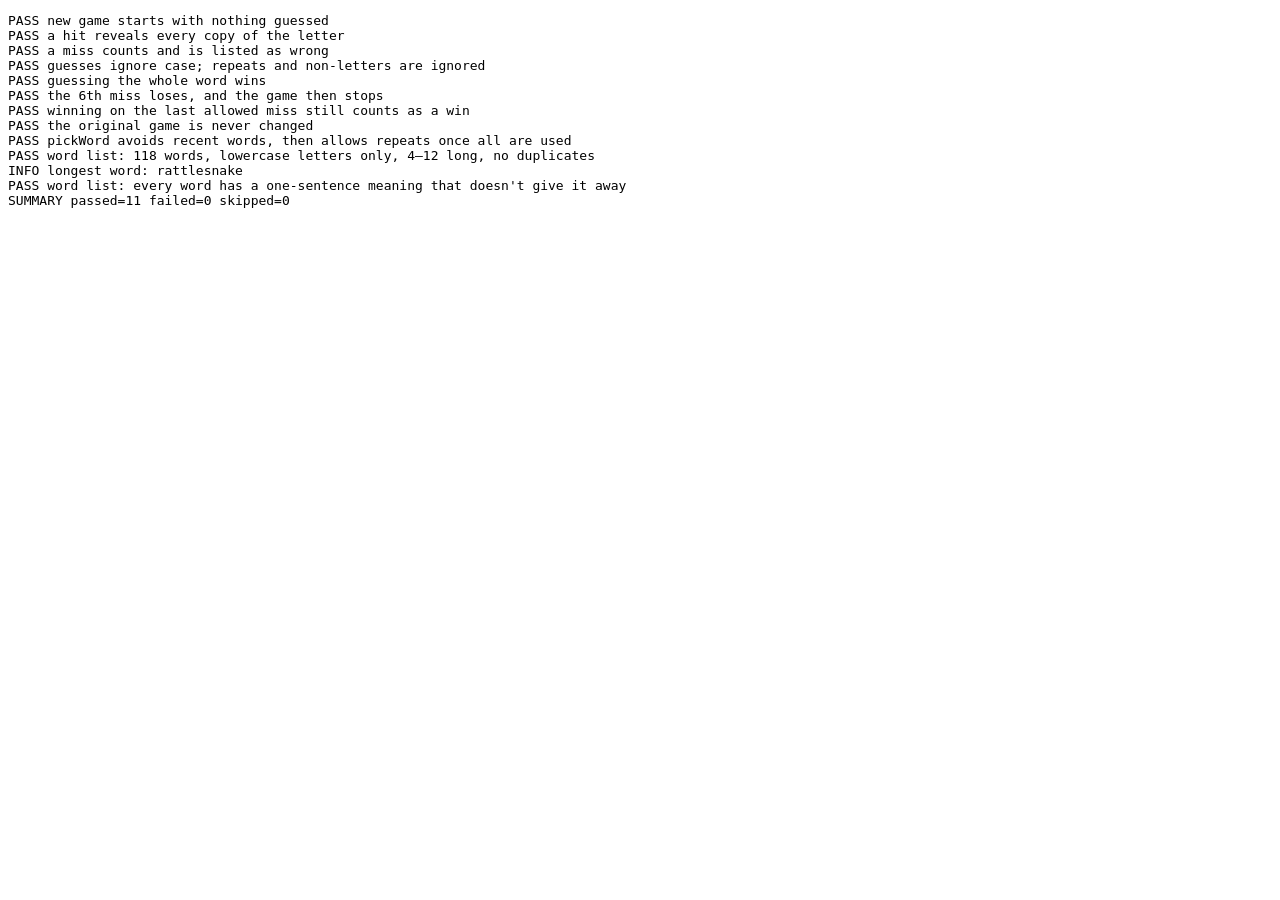
<file: tests/hangman.test.html>
<!doctype html>
<html lang="en">
<head>
  <meta charset="utf-8">
  <title>Hangman tests</title>
</head>
<body>
<pre id="results">running...</pre>
<script type="module">
  import { test, info, assert, finish } from './harness.js';
  import { MAX_MISSES, newGame, guess, revealed, wrongGuesses, pickWord } from '../site/js/hangman.js';
  import { WORDS } from '../site/js/hangman-words.js';

  const play = (game, letters) => [...letters].reduce((g, letter) => guess(g, letter).game, game);
  const saddle = { word: 'Saddle', meaning: 'A seat.' };

  // --- Rules ------------------------------------------------------------------
  await test('new game starts with nothing guessed', () => {
    const game = newGame(saddle);
    assert(game.word === 'saddle' && game.misses === 0 && game.status === 'playing' && game.guesses.length === 0, JSON.stringify(game));
  });

  await test('a hit reveals every copy of the letter', () => {
    const { game, result } = guess(newGame(saddle), 'd');
    assert(result === 'hit' && game.misses === 0, result);
    assert(revealed(game).map((l) => (l.shown ? l.letter : '_')).join('') === '__dd__', JSON.stringify(revealed(game)));
  });

  await test('a miss counts and is listed as wrong', () => {
    const { game, result } = guess(newGame(saddle), 'z');
    assert(result === 'miss' && game.misses === 1, result);
    assert(JSON.stringify(wrongGuesses(game)) === '["z"]');
  });

  await test('guesses ignore case; repeats and non-letters are ignored', () => {
    let game = guess(newGame(saddle), 'S').game;
    assert(game.guesses.includes('s'), 'uppercase not accepted');
    for (const input of ['s', 'S', '1', ' ', 'ab', 'é', '']) {
      const { game: after, result } = guess(game, input);
      assert(result === 'ignored' && after === game, `input "${input}" was ${result}`);
    }
  });

  await test('guessing the whole word wins', () => {
    const game = play(newGame(saddle), 'sadle');
    assert(game.status === 'won', game.status);
    assert(guess(game, 'z').result === 'ignored', 'guess accepted after winning');
  });

  await test(`the ${MAX_MISSES}th miss loses, and the game then stops`, () => {
    const almost = play(newGame(saddle), 'zxqwv');
    assert(almost.status === 'playing' && almost.misses === MAX_MISSES - 1, JSON.stringify(almost));
    const lost = guess(almost, 'y').game;
    assert(lost.status === 'lost' && lost.misses === MAX_MISSES, JSON.stringify(lost));
    assert(guess(lost, 's').result === 'ignored', 'guess accepted after losing');
  });

  await test('winning on the last allowed miss still counts as a win', () => {
    const game = play(newGame(saddle), 'zxqwv' + 'sadle');
    assert(game.status === 'won' && game.misses === MAX_MISSES - 1, JSON.stringify(game));
  });

  await test('the original game is never changed', () => {
    const start = newGame(saddle);
    guess(start, 'z');
    guess(start, 's');
    assert(start.misses === 0 && start.guesses.length === 0, JSON.stringify(start));
  });

  await test('pickWord avoids recent words, then allows repeats once all are used', () => {
    const words = [{ word: 'a' }, { word: 'b' }, { word: 'c' }];
    assert(pickWord(words, ['a', 'b'], () => 0.99).word === 'c', 'picked a recent word');
    assert(pickWord(words, ['a'], () => 0).word === 'b', 'not the first fresh word');
    assert(words.includes(pickWord(words, ['a', 'b', 'c'], () => 0.5)), 'no word when all were recent');
  });

  // --- Hank's word list ---------------------------------------------------------
  await test(`word list: ${WORDS.length} words, lowercase letters only, 4–12 long, no duplicates`, () => {
    assert(WORDS.length >= 100, `only ${WORDS.length} words`);
    const bad = WORDS.filter(({ word }) => !/^[a-z]{4,12}$/.test(word)).map((w) => w.word);
    assert(bad.length === 0, `bad words: ${bad}`);
    const seen = new Set();
    const duplicates = WORDS.filter(({ word }) => seen.has(word) || !seen.add(word)).map((w) => w.word);
    assert(duplicates.length === 0, `duplicates: ${duplicates}`);
  });

  await test('word list: every word has a one-sentence meaning that doesn\'t give it away', () => {
    const problems = WORDS.filter(({ word, meaning }) => typeof meaning !== 'string'
      || !/^[A-Z].{9,120}\.$/.test(meaning)
      || new RegExp(`\\b${word}\\b`, 'i').test(meaning)).map((w) => w.word);
    assert(problems.length === 0, `check meanings of: ${problems}`);
    info(`longest word: ${WORDS.reduce((a, b) => (b.word.length > a.word.length ? b : a)).word}`);
  });

  finish();
</script>
</body>
</html>
</file>
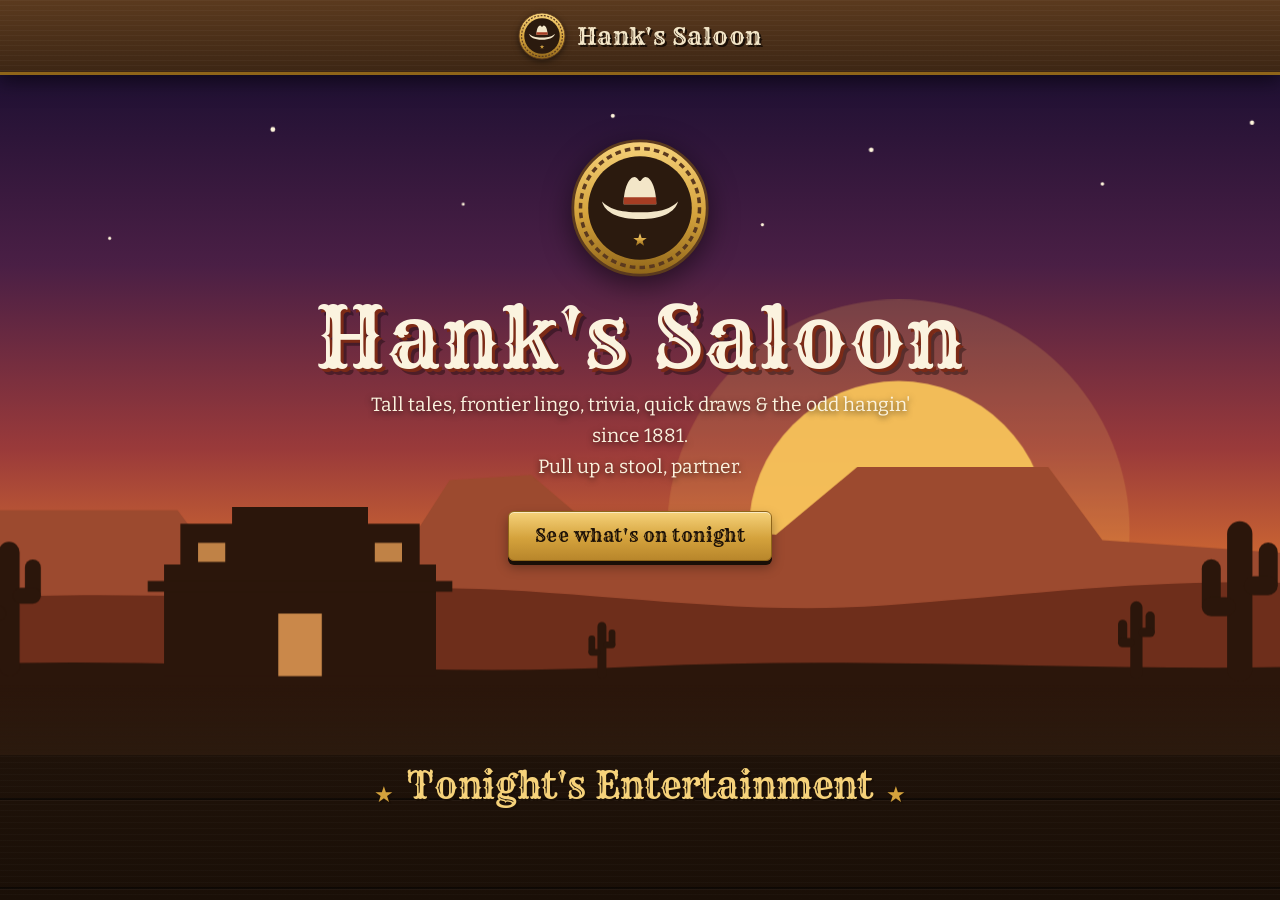
<file: tests/preview.html>
<!doctype html>
<html lang="en">
<head>
  <meta charset="utf-8">
  <meta name="viewport" content="width=device-width, initial-scale=1">
  <title>Preview</title>
  <style>html, body, iframe { margin: 0; border: 0; width: 100%; height: 100%; display: block; }</style>
</head>
<body>
<!-- Puts the app into a given state with fake data, for screenshots.
     Usage: preview.html?state=home|joke|define|define-error|trivia-setup|trivia-question|trivia-result|trivia-perfect|hangman
     For hangman, add &misses=0…6 for each stage of the scene, or &won.
     Quick Draw: quickdraw | quickdraw-holstered | quickdraw-firing | quickdraw-done
     Add &width=375 for a phone-sized frame, &doors to play the saloon-doors intro,
     &doorsAt=0.8 to freeze the intro 0.8 seconds in, or &hatsAt=1 (with trivia-perfect) to freeze the hat toss. Other animations are fast-forwarded
     to their end so screenshots are predictable. -->
<script>
  // Show the saloon-doors intro only when asked for (?doors), so screenshots show the page.
  try {
    const query = new URLSearchParams(location.search);
    if (query.has('doors') || query.has('doorsAt')) sessionStorage.removeItem('hanks-saloon-doors-seen');
    else sessionStorage.setItem('hanks-saloon-doors-seen', '1');
  } catch {}
</script>
<iframe id="app" src="../site/index.html"></iframe>
<script type="module">
  import { jsonResponse } from './harness.js';

  const params = new URLSearchParams(location.search);
  const state = params.get('state') || 'home';
  const frame = document.getElementById('app');
  if (params.get('width')) frame.style.width = `${params.get('width')}px`; // simulate a phone screen
  await new Promise((resolve) => frame.addEventListener('load', resolve, { once: true }));
  const win = frame.contentWindow;
  const $ = (s) => win.document.querySelector(s);
  const wait = (ms) => new Promise((r) => setTimeout(r, ms));
  const enc = encodeURIComponent;

  const questions = [
    { category: enc('Science: Computers'), difficulty: 'medium', question: enc('What does the "HTTP" in a web address stand for?'),
      correct_answer: enc('HyperText Transfer Protocol'), incorrect_answers: ['High Transfer Text Protocol', 'HyperText Transmission Process', 'Hyperlink Text Transfer Program'].map(enc) },
  ];

  win.fetch = async (url) => {
    if (url.includes('api_category.php')) {
      return jsonResponse({ trivia_categories: [
        { id: 9, name: 'General Knowledge' }, { id: 22, name: 'Geography' }, { id: 23, name: 'History' },
        { id: 11, name: 'Entertainment: Film' }, { id: 12, name: 'Entertainment: Music' },
        { id: 18, name: 'Science: Computers' }, { id: 30, name: 'Science: Gadgets' },
      ] });
    }
    if (url.includes('api_count.php')) {
      return jsonResponse({ category_question_count: { total_question_count: 40, total_easy_question_count: 17,
        total_medium_question_count: 17, total_hard_question_count: 6 } });
    }
    if (url.includes('jokeapi')) return jsonResponse({ type: 'twopart', setup: 'Why do programmers prefer dark mode?', delivery: 'Because light attracts bugs.' });
    if (url.includes('qwzxv')) return jsonResponse({}, 404);
    if (url.includes('dictionaryapi')) return jsonResponse([{ meanings: [{ definitions: [{ definition: 'The occurrence and development of events by chance in a happy or beneficial way.' }] }] }]);
    return jsonResponse({ response_code: 0, results: questions });
  };

  const go = (view) => { win.location.hash = view; };

  if (state === 'joke') {
    go('joke');
    $('#joke-button').click();
  } else if (state.startsWith('define')) {
    go('define');
    $('#define-input').value = state === 'define-error' ? 'qwzxv' : 'serendipity';
    $('#define-form').requestSubmit();
  } else if (state === 'hangman') {
    // Hank deals WORDS[0]; guess two right letters, then &misses=N wrong ones, or the whole word with &won.
    win.Math.random = () => 0;
    go('hangman');
    await wait(100);
    const { WORDS } = await import('../site/js/hangman-words.js');
    const { word } = WORDS[0];
    const press = (letter) => $(`#hm-keyboard [data-letter="${letter}"]`).click();
    if (params.has('won')) {
      [...new Set(word)].forEach(press);
    } else {
      [...new Set(word)].slice(0, 2).forEach(press);
      const wrong = [...'zqxjvkwy'].filter((l) => !word.includes(l));
      wrong.slice(0, Number(params.get('misses') || 0)).forEach(press);
    }
  } else if (state.startsWith('quickdraw')) {
    // quickdraw (ready) | quickdraw-holstered | quickdraw-firing (3 hits, 1 miss) | quickdraw-done (5 hits, 1 miss)
    go('quickdraw');
    await wait(100);
    const pointer = (target, type, options = {}) => target.dispatchEvent(new win.PointerEvent(type, {
      bubbles: type !== 'pointerenter' && type !== 'pointerleave', cancelable: true, pointerType: 'touch', button: 0, ...options }));
    const at = (element, dx = 0.5, dy = 0.5) => {
      const box = element.getBoundingClientRect();
      return { clientX: box.x + box.width * dx, clientY: box.y + box.height * dy };
    };
    const holsterArea = $('#qd-holster');
    const shootBottle = (i) => { const glass = $(`.qd-bottle[data-bottle="${i}"] path`); pointer(glass, 'pointerdown', at(glass)); };
    const miss = (dx, dy) => pointer($('.qd-wall'), 'pointerdown', at($('#qd-range'), dx, dy));
    if (state !== 'quickdraw') pointer(holsterArea, 'pointerdown');
    if (state === 'quickdraw-firing' || state === 'quickdraw-done') {
      pointer(holsterArea, 'pointerleave');
      await wait(400);
      [0, 2, 3].forEach(shootBottle);
      miss(0.42, 0.3);
      if (state === 'quickdraw-done') {
        await wait(900);
        shootBottle(1);
        shootBottle(5);
      }
    }
  } else if (state === 'trivia-setup') {
    // Topic chosen, with more rounds than Hank has questions, so the warning shows.
    go('trivia');
    await wait(200);
    const select = (selector, value) => {
      $(selector).value = value;
      $(selector).dispatchEvent(new win.Event('change', { bubbles: true }));
    };
    select('#trivia-topic', '30');
    select('#trivia-difficulty', 'hard');
    $('#trivia-amount').value = '10';
    $('#trivia-amount').dispatchEvent(new win.Event('input', { bubbles: true }));
  } else if (state.startsWith('trivia')) {
    go('trivia');
    $('#trivia-setup').requestSubmit();
    await wait(200);
    const buttons = [...$('#trivia-answers').children];
    const perfect = state === 'trivia-perfect';
    buttons.find((b) => b.textContent.endsWith('HyperText Transfer Protocol') === perfect).click();
    if (state === 'trivia-result' || perfect) $('#trivia-next').click();
  }
  // (home needs no navigation: it's the default view)

  const animations = () => win.document.getAnimations();
  const inDoors = (animation) => animation.effect?.target?.closest?.('.doors');

  if (params.has('doorsAt')) {
    // Freeze the saloon-doors intro at the requested moment.
    const ms = Number(params.get('doorsAt')) * 1000;
    for (const animation of animations().filter(inDoors)) {
      animation.pause();
      animation.currentTime = ms;
    }
  } else if (params.has('hatsAt')) {
    // Freeze the hat toss (perfect trivia score) mid-air.
    const ms = Number(params.get('hatsAt')) * 1000;
    for (const animation of animations().filter((a) => a.effect?.target?.closest?.('.hat-toss'))) {
      animation.pause();
      animation.currentTime = ms;
    }
  } else {
    // Fast-forward entrance animations so screenshots don't catch them halfway.
    const settle = () => {
      for (const animation of animations()) {
        if (animation.effect?.getComputedTiming().endTime !== Infinity) animation.finish();
      }
    };
    await wait(300);
    settle();
    setTimeout(settle, 2000); // again, after the joke's delayed punchline appears
  }
</script>
</body>
</html>
</file>
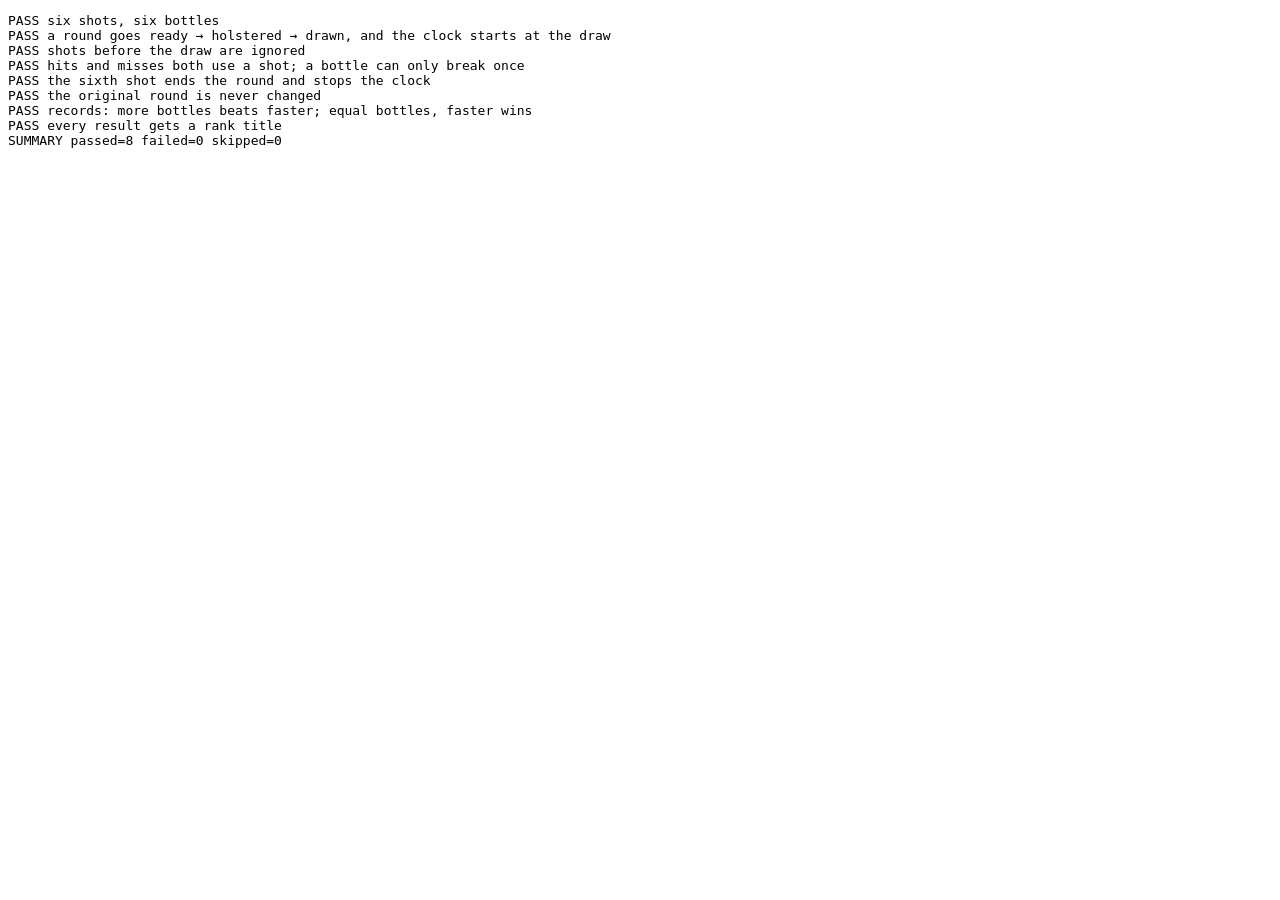
<file: tests/quickdraw.test.html>
<!doctype html>
<html lang="en">
<head>
  <meta charset="utf-8">
  <title>Quick Draw tests</title>
</head>
<body>
<pre id="results">running...</pre>
<script type="module">
  import { test, assert, finish } from './harness.js';
  import { SHOTS, BOTTLES, newRound, holster, draw, shoot, elapsed, isBetter } from '../site/js/quickdraw.js';
  import { TEXT } from '../site/js/copy.js';

  const drawn = (at = 1000) => draw(holster(newRound()), at);
  const fire = (round, shots) => shots.reduce((r, [time, bottle]) => shoot(r, time, bottle).round, round);

  await test('six shots, six bottles', () => {
    assert(SHOTS === 6 && BOTTLES === 6, `${SHOTS} shots, ${BOTTLES} bottles`);
  });

  await test('a round goes ready → holstered → drawn, and the clock starts at the draw', () => {
    let round = newRound();
    assert(round.phase === 'ready' && elapsed(round, 5000) === 0, JSON.stringify(round));
    assert(draw(round, 100) === round, 'drew without holstering first');
    round = holster(round);
    assert(round.phase === 'holstered' && elapsed(round, 5000) === 0, round.phase);
    round = draw(round, 1000);
    assert(round.phase === 'drawn' && round.startedAt === 1000, JSON.stringify(round));
    assert(elapsed(round, 1750) === 750, `elapsed ${elapsed(round, 1750)}`);
    assert(holster(round) === round && draw(round, 2000) === round, 'phase changed after the draw');
  });

  await test('shots before the draw are ignored', () => {
    for (const round of [newRound(), holster(newRound())]) {
      const { round: after, result } = shoot(round, 500, 0);
      assert(result === 'ignored' && after === round, `${round.phase}: ${result}`);
    }
  });

  await test('hits and misses both use a shot; a bottle can only break once', () => {
    let { round, result } = shoot(drawn(), 1100, 2);
    assert(result === 'hit' && round.shots === 1 && JSON.stringify(round.hits) === '[2]', JSON.stringify(round));
    ({ round, result } = shoot(round, 1200, null));
    assert(result === 'miss' && round.shots === 2 && round.hits.length === 1, JSON.stringify(round));
    ({ round, result } = shoot(round, 1300, 2));
    assert(result === 'miss' && round.hits.length === 1, 'broke the same bottle twice');
    for (const bottle of [-1, 6, 2.5, '3']) {
      assert(shoot(round, 1400, bottle).result === 'miss', `bottle ${bottle} counted as a hit`);
    }
  });

  await test('the sixth shot ends the round and stops the clock', () => {
    const round = fire(drawn(1000), [[1200, 0], [1400, 1], [1600, null], [1800, 3], [2000, 4], [2340, 5]]);
    assert(round.phase === 'done' && round.shots === 6 && round.hits.length === 5, JSON.stringify(round));
    assert(elapsed(round, 99999) === 1340, `clock not stopped: ${elapsed(round, 99999)}`);
    assert(shoot(round, 2500, 2).result === 'ignored', 'a seventh shot was fired');
  });

  await test('the original round is never changed', () => {
    const start = drawn();
    shoot(start, 1100, 0);
    assert(start.shots === 0 && start.hits.length === 0, JSON.stringify(start));
  });

  await test('records: more bottles beats faster; equal bottles, faster wins', () => {
    assert(isBetter({ hits: 3, ms: 9000 }, null), 'first result is not a record');
    assert(isBetter({ hits: 6, ms: 5000 }, { hits: 5, ms: 1000 }), 'more bottles should win');
    assert(!isBetter({ hits: 5, ms: 1000 }, { hits: 6, ms: 5000 }), 'fewer bottles should lose');
    assert(isBetter({ hits: 6, ms: 2000 }, { hits: 6, ms: 2100 }), 'faster should win');
    assert(!isBetter({ hits: 6, ms: 2100 }, { hits: 6, ms: 2100 }), 'a tie is not a new record');
  });

  await test('every result gets a rank title', () => {
    const rank = (hits, seconds) => TEXT.quickdraw.ranks.find(([min, under]) => hits >= min && seconds < under)?.[2];
    assert(rank(6, 2) === 'Fastest gun in the West!', rank(6, 2));
    assert(rank(6, 3) === 'Sharpshooter!', rank(6, 3));
    for (let hits = 0; hits <= 6; hits++) {
      for (const seconds of [0.5, 3, 10, 600]) assert(rank(hits, seconds), `no rank for ${hits} in ${seconds} s`);
    }
  });

  finish();
</script>
</body>
</html>
</file>
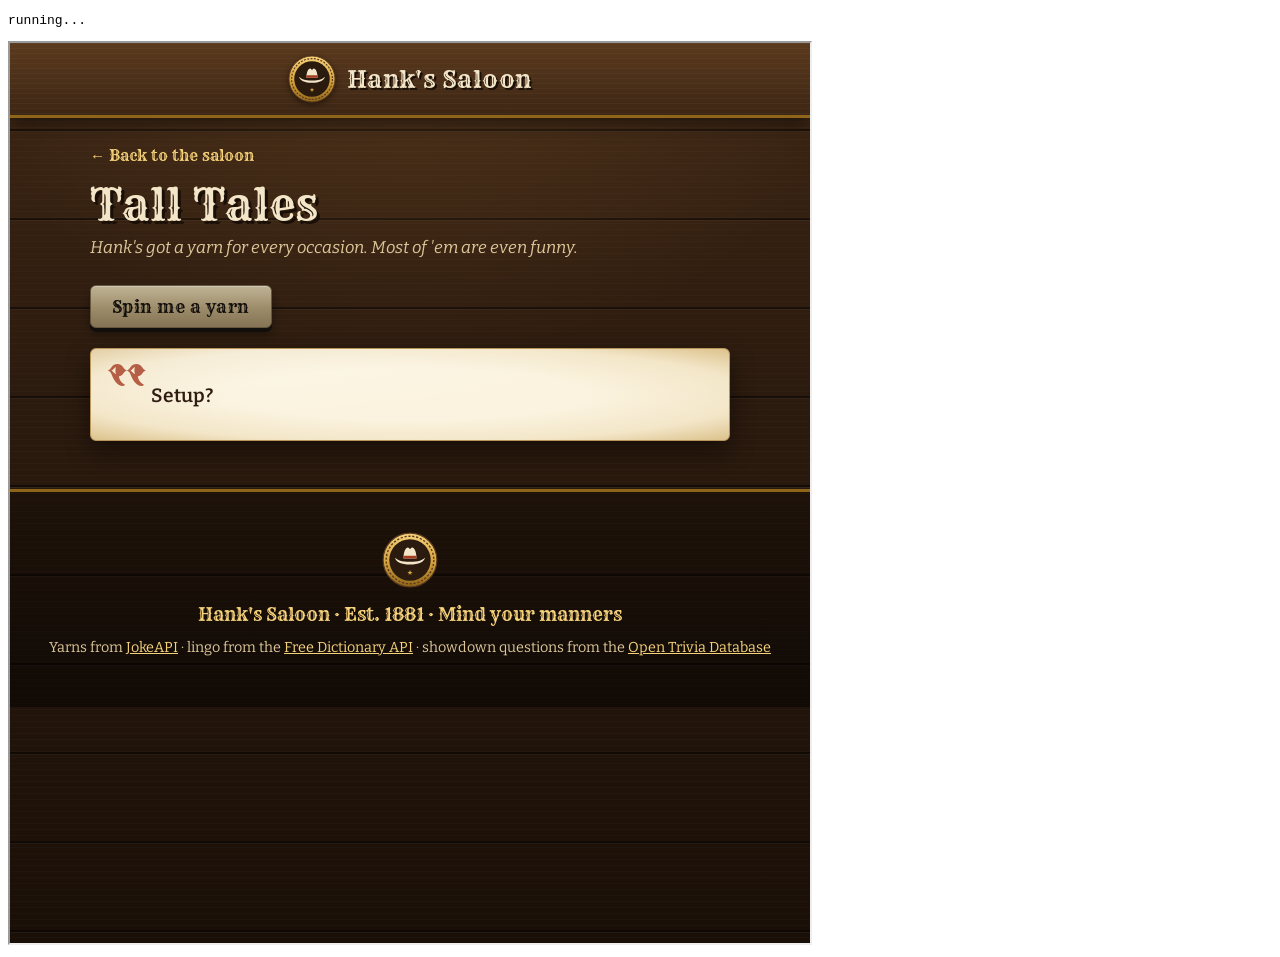
<file: tests/ui.test.html>
<!doctype html>
<html lang="en">
<head>
  <meta charset="utf-8">
  <title>UI tests</title>
</head>
<body>
<pre id="results">running...</pre>
<script>
  // Skip the saloon-doors intro so it doesn't cover the page during tests.
  try { sessionStorage.setItem('hanks-saloon-doors-seen', '1'); } catch {}
</script>
<iframe id="app" src="../site/index.html" style="width: 800px; height: 900px"></iframe>
<script type="module">
  import { test, info, assert, skip, withFetch, jsonResponse, waitFor, finish } from './harness.js';
  import { TEXT } from '../site/js/copy.js';
  import { WORDS } from '../site/js/hangman-words.js';

  const gradeText = (percent) => TEXT.trivia.grades.find(([minimum]) => percent >= minimum)[2];

  const frame = document.getElementById('app');
  await new Promise((resolve) => {
    if (frame.contentDocument?.readyState === 'complete' && frame.contentDocument.querySelector('#view-home')) resolve();
    else frame.addEventListener('load', resolve, { once: true });
  });
  const win = frame.contentWindow;
  const doc = frame.contentDocument;
  // Predictable "random" numbers: Hank then deals hangman words in list order (WORDS[0], WORDS[1], …).
  win.Math.random = () => 0;
  const $ = (selector) => doc.querySelector(selector);
  const shown = (selector) => {
    const el = $(selector);
    return el && !el.hidden && win.getComputedStyle(el).display !== 'none';
  };
  const text = (selector) => $(selector).textContent.trim();
  const noFetch = () => { throw new Error('fetch should not have been called'); };

  async function go(view) {
    win.location.hash = view;
    await waitFor(() => shown(`#view-${view}`), `view ${view} visible`);
  }

  function setInput(selector, value) {
    const input = $(selector);
    input.value = value;
    input.dispatchEvent(new win.Event('input', { bubbles: true }));
  }

  const submit = (selector) => $(selector).requestSubmit();
  const pressKey = (key) => doc.dispatchEvent(new win.KeyboardEvent('keydown', { key, bubbles: true }));

  function triviaItem(question, correct, incorrect, difficulty = 'easy', category = 'General Knowledge') {
    const enc = encodeURIComponent;
    return { category: enc(category), difficulty, question: enc(question),
      correct_answer: enc(correct), incorrect_answers: incorrect.map(enc) };
  }

  function setSelect(selector, value) {
    $(selector).value = value;
    $(selector).dispatchEvent(new win.Event('change', { bubbles: true }));
  }

  // A fake Open Trivia DB: topic list, per-topic counts and (optionally) questions.
  const CATEGORIES = [
    { id: 9, name: 'General Knowledge' }, { id: 17, name: 'Science & Nature' },
    { id: 11, name: 'Entertainment: Film' }, { id: 10, name: 'Entertainment: Books' },
    { id: 30, name: 'Science: Gadgets' }, { id: 18, name: 'Science: Computers' },
  ];
  const GADGET_COUNTS = { category_id: 30, category_question_count: {
    total_question_count: 40, total_easy_question_count: 17, total_medium_question_count: 17, total_hard_question_count: 6 } };
  function triviaStub(questions = [], log = []) {
    return async (url) => {
      log.push(url);
      if (url.includes('api_category.php')) return jsonResponse({ trivia_categories: CATEGORIES });
      if (url.includes('api_count.php')) return jsonResponse(GADGET_COUNTS);
      return jsonResponse({ response_code: 0, results: questions });
    };
  }

  // --- Menu -----------------------------------------------------------------
  await test('home view is shown first, and there is no menu bar', async () => {
    assert(shown('#view-home'), 'home hidden');
    for (const v of ['joke', 'define', 'trivia', 'hangman', 'quickdraw']) assert(!shown(`#view-${v}`), `${v} visible`);
    assert(!doc.querySelector('nav'), 'menu bar still present');
    assert(doc.querySelector('.site-header .brand').hash === '#home', 'sign does not link home');
  });

  // --- Trivia topics (run before anything else opens the Showdown, which loads them) ---
  await test('topics: failed load keeps "any topic" and says so', async () => {
    await withFetch(win, () => Promise.reject(new TypeError('Failed to fetch')), async () => {
      await go('trivia');
      await waitFor(() => text('#trivia-availability') === TEXT.trivia.topicsFailed, 'failure hint');
    });
    assert($('#trivia-topic').options.length === 1 && $('#trivia-topic').value === '', 'topic list changed');
    await go('home');
  });

  await test('topics: next visit retries, groups the list and clears the failure hint', async () => {
    const log = [];
    await withFetch(win, triviaStub([], log), async () => {
      await go('trivia');
      await waitFor(() => $('#trivia-topic').options.length > 1, 'topics loaded');
    });
    assert(log.some((url) => url.includes('api_category.php')), 'no retry');
    const select = $('#trivia-topic');
    assert(select.options[0].value === '' && select.options[0].text === "Any ol' topic", select.options[0].text);
    const groups = [...select.querySelectorAll('optgroup')]
      .map((g) => `${g.label}: ${[...g.children].map((o) => `${o.text}=${o.value}`).join(', ')}`);
    assert(JSON.stringify(groups) === JSON.stringify([
      'Assorted: General Knowledge=9, Science & Nature=17',
      'Entertainment: Books=10, Film=11',
      'Science: Computers=18, Gadgets=30',
    ]), JSON.stringify(groups));
    assert(text('#trivia-availability') === '', 'failure hint not cleared');
    await go('home');
    await go('trivia');
    assert(log.filter((url) => url.includes('api_category.php')).length === 1, 'topics fetched again');
    await go('home');
  });

  const onlyVisible = () => ['home', 'joke', 'define', 'trivia', 'hangman', 'quickdraw'].filter((name) => shown(`#view-${name}`));

  await test('home page links to every activity, each poster with its own mugshot', async () => {
    const posters = [...doc.querySelectorAll('.activities .poster')];
    assert(JSON.stringify(posters.map((a) => a.hash)) === JSON.stringify(['#joke', '#define', '#trivia', '#hangman', '#quickdraw']),
      posters.map((a) => a.hash));
    const mugs = posters.map((a) => a.querySelector('.poster-mugshot use')?.getAttribute('href'));
    assert(JSON.stringify(mugs) === JSON.stringify(['#mug-joke', '#mug-lingo', '#mug-trivia', '#mug-hangman', '#mug-quickdraw']), mugs);
    assert(mugs.every((id) => doc.querySelector(`symbol${id}`)), 'mugshot artwork missing');
  });

  await test('posters open each activity; its back link and the sign return to the saloon', async () => {
    for (const view of ['joke', 'define', 'trivia', 'hangman', 'quickdraw']) {
      doc.querySelector(`.poster[href="#${view}"]`).click();
      await waitFor(() => shown(`#view-${view}`), `${view} via poster`);
      assert(onlyVisible().join() === view, `visible: ${onlyVisible()}`);
      const back = doc.querySelector(`#view-${view} .back-link`);
      assert(back && back.hash === '#home', `${view} has no back link`);
      back.click();
      await waitFor(() => shown('#view-home'), `home via ${view} back link`);
    }
    await go('trivia');
    doc.querySelector('.site-header .brand').click();
    await waitFor(() => shown('#view-home') && onlyVisible().join() === 'home', 'home via the sign');
  });

  await test('saloon name, title and logo are in place', async () => {
    assert(doc.title === "Hank's Saloon", doc.title);
    assert(text('.brand-name') === "Hank's Saloon" && text('#home-heading') === "Hank's Saloon");
    assert(doc.querySelectorAll('use[href="#logo"]').length >= 3, 'logo missing');
    assert(!doc.querySelector('.doors'), 'doors intro shown although already seen');
  });

  await test('unknown address falls back to home', async () => {
    win.location.hash = 'nonsense';
    await waitFor(() => shown('#view-home'), 'home visible');
  });

  // --- Joke -------------------------------------------------------------------
  await test('joke: two-part joke shows setup, then punchline after a pause', async () => {
    await go('joke');
    await withFetch(win, async () => jsonResponse({ type: 'twopart', setup: 'Setup?', delivery: 'Punchline!' }), async () => {
      $('#joke-button').click();
      assert(text('#joke-status') === TEXT.joke.loading, 'no loading message');
      assert($('#joke-button').disabled, 'button not disabled while loading');
      await waitFor(() => shown('#joke-card'), 'joke card');
      assert(text('#joke-text') === 'Setup?', text('#joke-text'));
      assert(!shown('#joke-punchline'), 'punchline shown immediately');
      assert($('#joke-button').disabled, 'button re-enabled before punchline');
      await waitFor(() => shown('#joke-punchline'), 'punchline');
      assert(text('#joke-punchline') === 'Punchline!');
      await waitFor(() => !$('#joke-button').disabled, 'button re-enabled');
      assert(text('#joke-button') === TEXT.joke.again, text('#joke-button'));
      assert(text('#joke-status') === '', 'status not cleared');
    });
  });

  await test('joke: single joke keeps punchline hidden and line breaks intact', async () => {
    await withFetch(win, async () => jsonResponse({ type: 'single', joke: 'Line one\nLine two' }), async () => {
      $('#joke-button').click();
      await waitFor(() => !$('#joke-button').disabled && shown('#joke-card'), 'joke shown');
      assert(!shown('#joke-punchline'), 'punchline visible');
      assert($('#joke-text').textContent === 'Line one\nLine two', 'text changed');
      assert(win.getComputedStyle($('#joke-text')).whiteSpace === 'pre-line', 'line breaks not preserved');
    });
  });

  await test('joke: HTML in API text is shown as text, not rendered', async () => {
    await withFetch(win, async () => jsonResponse({ type: 'single', joke: '<img src=x onerror=alert(1)><b>bold</b>' }), async () => {
      $('#joke-button').click();
      await waitFor(() => !$('#joke-button').disabled, 'done');
      assert($('#joke-text').children.length === 0, 'HTML was rendered');
      assert(text('#joke-text').includes('<b>bold</b>'), 'text missing');
    });
  });

  await test('joke: network failure shows error and re-enables button', async () => {
    await withFetch(win, () => Promise.reject(new TypeError('Failed to fetch')), async () => {
      $('#joke-button').click();
      await waitFor(() => $('#joke-status').classList.contains('status-error'), 'error status');
      assert(text('#joke-status').includes('telegraph line to the joke teller is down'), text('#joke-status'));
      assert(!shown('#joke-card'), 'stale joke still visible');
      assert(!$('#joke-button').disabled, 'button still disabled');
    });
  });

  // --- Define -----------------------------------------------------------------
  await test('define: blank word shows a warning without a request', async () => {
    await go('define');
    await withFetch(win, noFetch, async () => {
      setInput('#define-input', '   ');
      submit('#define-form');
      assert($('#define-status').classList.contains('status-warning'), 'no warning');
      assert(text('#define-status') === TEXT.define.blank);
    });
  });

  await test('define: shows the word and its definition', async () => {
    let requested = '';
    await withFetch(win, async (url) => { requested = url; return jsonResponse([{ meanings: [{ definitions: [{ definition: 'A test definition.' }] }] }]); }, async () => {
      setInput('#define-input', '  hello ');
      submit('#define-form');
      assert(text('#define-status') === TEXT.define.loading('hello'), 'no loading message');
      await waitFor(() => shown('#define-card'), 'definition card');
      assert(text('#define-word') === 'hello', text('#define-word'));
      assert(text('#define-text') === 'A test definition.');
      assert(requested.endsWith('/hello'), requested);
      assert(text('#define-status') === '', 'status not cleared');
    });
  });

  await test('define: unknown word shows error and hides old definition', async () => {
    await withFetch(win, async () => jsonResponse({ title: 'No Definitions Found' }, 404), async () => {
      setInput('#define-input', 'qwzxv');
      submit('#define-form');
      await waitFor(() => $('#define-status').classList.contains('status-error'), 'error');
      assert(text('#define-status') === "Never heard of “qwzxv”, partner. It ain't in the dictionary.", text('#define-status'));
      assert(!shown('#define-card'), 'old definition still shown');
    });
  });

  // --- Trivia -----------------------------------------------------------------
  await test('trivia: invalid question counts are rejected without a request', async () => {
    await go('trivia');
    await withFetch(win, noFetch, async () => {
      for (const value of ['0', '21', '', '2.5']) {
        setInput('#trivia-amount', value);
        submit('#trivia-setup');
        assert(text('#trivia-status') === TEXT.trivia.badAmount(20), `value ${value}: ${text('#trivia-status')}`);
      }
    });
    setInput('#trivia-amount', '3');
  });

  await test('trivia: rate limit shows error and stays on setup', async () => {
    await withFetch(win, async () => jsonResponse({ response_code: 5, results: [] }, 429), async () => {
      submit('#trivia-setup');
      await waitFor(() => $('#trivia-status').classList.contains('status-error'), 'error');
      assert(text('#trivia-status').includes('one request every 5 seconds'));
      assert(shown('#trivia-setup') && !shown('#trivia-play'), 'left setup screen');
    });
  });

  await test('topics: hint shows how many questions, warns when too few, asks only once', async () => {
    const log = [];
    await withFetch(win, triviaStub([], log), async () => {
      setSelect('#trivia-topic', '30');
      await waitFor(() => text('#trivia-availability') === TEXT.trivia.available(40, undefined, 'Science: Gadgets'), 'count hint');
      assert(!$('#trivia-availability').classList.contains('too-few'), 'warned for 3 of 40');

      setSelect('#trivia-difficulty', 'hard');
      await waitFor(() => text('#trivia-availability') === TEXT.trivia.available(6, 'Gunslinger', 'Science: Gadgets'), 'hard hint');

      setInput('#trivia-amount', '10');
      await waitFor(() => $('#trivia-availability').classList.contains('too-few'), 'too-few warning');
      assert(text('#trivia-availability') === TEXT.trivia.available(6, 'Gunslinger', 'Science: Gadgets') + TEXT.trivia.tooFewSuffix,
        text('#trivia-availability'));

      setInput('#trivia-amount', '3');
      await waitFor(() => !$('#trivia-availability').classList.contains('too-few'), 'warning cleared');
    });
    assert(log.filter((url) => url.includes('api_count.php')).length === 1, `${log.length} requests`);
    assert(log[0].endsWith('category=30'), log[0]);
  });

  await test('topics: chosen topic is sent with the quiz; "any" clears the hint', async () => {
    const log = [];
    await withFetch(win, triviaStub([triviaItem('Q?', 'A', ['B', 'C', 'D'], 'hard', 'Science: Gadgets')], log), async () => {
      submit('#trivia-setup');
      await waitFor(() => shown('#trivia-play'), 'quiz started');
    });
    const quizUrl = log.find((url) => url.includes('api.php?'));
    assert(quizUrl.includes('category=30') && quizUrl.includes('difficulty=hard') && quizUrl.includes('amount=3'), quizUrl);
    assert(text('#trivia-category') === 'Science: Gadgets');
    $('#trivia-quit').click();
    $('#trivia-again').click();
    setSelect('#trivia-topic', '');
    await waitFor(() => text('#trivia-availability') === '', 'hint cleared');
  });

  await test('trivia: full quiz by clicking and by keyboard', async () => {
    const items = [
      triviaItem('What does arr[0] return?', 'First item', ['[last]', 'None', 'Error'], 'hard', 'Science: Computers'),
      triviaItem('Second?', 'B', ['A', 'C', 'D'], 'medium'),
      triviaItem('Third?', 'Yes', ['No', 'Maybe', 'Later']),
    ];
    let requested = '';
    await withFetch(win, async (url) => { requested = url; return jsonResponse({ response_code: 0, results: items }); }, async () => {
      $('#trivia-difficulty').value = 'hard';
      submit('#trivia-setup');
      await waitFor(() => shown('#trivia-play'), 'quiz started');
    });
    assert(requested.includes('amount=3') && requested.includes('difficulty=hard'), requested);
    assert(!requested.includes('category='), `topic sent although "any" chosen: ${requested}`);
    assert(!shown('#trivia-setup'), 'setup still visible');

    // Question 1: answer correctly by clicking.
    assert(text('#trivia-progress') === TEXT.trivia.progress(1, 3), text('#trivia-progress'));
    assert(text('#trivia-question') === 'What does arr[0] return?', text('#trivia-question'));
    assert(text('#trivia-category') === 'Science: Computers');
    assert($('#trivia-badge').classList.contains('difficulty-hard') && text('#trivia-badge') === TEXT.trivia.difficulty.hard);
    const bullets = () => [...$('#trivia-bullets').children].map((b) => b.className.replace('bullet', '').trim() || 'empty');
    assert(JSON.stringify(bullets()) === '["current","empty","empty"]', bullets());
    let buttons = [...$('#trivia-answers').children];
    assert(buttons.length === 4, `${buttons.length} answers`);
    assert(buttons.some((b) => b.textContent.includes('[last]')), 'bracket answer missing');
    assert(!shown('#trivia-next'), 'next shown before answering');
    const correct1 = buttons.findIndex((b) => b.textContent.endsWith('First item'));
    buttons[correct1].click();
    assert(text('#trivia-feedback') === TEXT.trivia.correct, text('#trivia-feedback'));
    assert(buttons[correct1].classList.contains('correct'));
    assert(buttons[correct1].querySelector('.bullet-hole'), 'no bullet hole where clicked');
    assert(buttons.every((b) => b.disabled), 'answers still enabled');
    assert(shown('#trivia-next') && text('#trivia-next') === TEXT.trivia.next);
    assert(JSON.stringify(bullets()) === '["hit","empty","empty"]', bullets());

    // Answering again must not change anything.
    buttons[(correct1 + 1) % 4].click();
    pressKey(String(((correct1 + 1) % 4) + 1));
    assert(!buttons.some((b) => b.classList.contains('wrong')), 'second answer accepted');

    // Question 2: answer wrongly with the keyboard.
    $('#trivia-next').click();
    assert(text('#trivia-progress') === TEXT.trivia.progress(2, 3));
    assert(JSON.stringify(bullets()) === '["hit","current","empty"]', bullets());
    assert(text('#trivia-feedback') === '' && !shown('#trivia-next'), 'previous feedback not cleared');
    buttons = [...$('#trivia-answers').children];
    const correct2 = buttons.findIndex((b) => b.textContent.endsWith('B'));
    const wrong2 = (correct2 + 1) % 4;
    pressKey('9'); // out of range: ignored
    assert(!buttons[0].disabled, 'out-of-range key answered');
    pressKey(String(wrong2 + 1));
    assert(buttons[wrong2].classList.contains('wrong'), 'wrong answer not marked');
    assert(buttons[correct2].classList.contains('correct'), 'correct answer not revealed');
    assert(text('#trivia-feedback') === `${TEXT.trivia.wrongPrefix}B`.trim(), text('#trivia-feedback'));
    assert(buttons[wrong2].querySelector('.bullet-hole'), 'no bullet hole for keyboard answer');
    assert(JSON.stringify(bullets()) === '["hit","miss","empty"]', bullets());

    // Question 3: correct, then see score.
    $('#trivia-next').click();
    buttons = [...$('#trivia-answers').children];
    buttons.find((b) => b.textContent.endsWith('Yes')).click();
    assert(text('#trivia-next') === TEXT.trivia.last, text('#trivia-next'));
    $('#trivia-next').click();

    assert(shown('#trivia-result') && !shown('#trivia-play'), 'result not shown');
    assert(text('#trivia-score') === '2 / 3', text('#trivia-score'));
    assert(text('#trivia-message') === `66% · ${gradeText(66)}`, text('#trivia-message'));
    assert($('#trivia-score').classList.contains('ok'));
  });

  await test('trivia: play again returns to setup with previous choices kept', async () => {
    $('#trivia-again').click();
    assert(shown('#trivia-setup') && !shown('#trivia-result'));
    assert($('#trivia-amount').value === '3' && $('#trivia-difficulty').value === 'hard');
  });

  await test('trivia: quitting before answering shows "No questions answered"', async () => {
    await withFetch(win, async () => jsonResponse({ response_code: 0, results: [triviaItem('Q?', 'A', ['B', 'C', 'D'])] }), async () => {
      submit('#trivia-setup');
      await waitFor(() => shown('#trivia-play'), 'quiz started');
    });
    $('#trivia-quit').click();
    assert(shown('#trivia-result'));
    assert(text('#trivia-message') === TEXT.trivia.noAnswers, text('#trivia-message'));
    pressKey('1'); // no quiz running: must not throw or change anything
    assert(shown('#trivia-result'));
  });

  await test('trivia: quitting midway scores only answered questions', async () => {
    $('#trivia-again').click();
    const items = [triviaItem('Q1?', 'A', ['B', 'C', 'D']), triviaItem('Q2?', 'A', ['B', 'C', 'D'])];
    await withFetch(win, async () => jsonResponse({ response_code: 0, results: items }), async () => {
      submit('#trivia-setup');
      await waitFor(() => shown('#trivia-play'), 'quiz started');
    });
    [...$('#trivia-answers').children].find((b) => b.textContent.endsWith('A')).click();
    $('#trivia-quit').click();
    assert(text('#trivia-score') === '1 / 1' && text('#trivia-message') === `100% · ${gradeText(100)}`, text('#trivia-message'));
  });

  await test('trivia: number keys do nothing on other views', async () => {
    $('#trivia-again').click();
    await withFetch(win, async () => jsonResponse({ response_code: 0, results: [triviaItem('Q?', 'A', ['B', 'C', 'D'])] }), async () => {
      submit('#trivia-setup');
      await waitFor(() => shown('#trivia-play'), 'quiz started');
    });
    await go('joke');
    pressKey('1');
    await go('trivia');
    assert(![...$('#trivia-answers').children].some((b) => b.disabled), 'answered from another view');
    assert(text('#trivia-progress') === TEXT.trivia.progress(1, 1), 'quiz state lost when switching views');
    $('#trivia-quit').click();
    $('#trivia-again').click();
  });

  // --- Hangman's Hill -------------------------------------------------------------
  const scene = () => $('#hm-scene');
  const key = (letter) => $(`#hm-keyboard [data-letter="${letter}"]`);
  const keys = () => [...doc.querySelectorAll('#hm-keyboard .hm-key')];
  const letters = () => [...doc.querySelectorAll('#hm-word .hm-letter')].map((l) => l.textContent || '_').join('');
  const missingFrom = (word) => [...'abcdefghijklmnopqrstuvwxyz'].filter((l) => !word.includes(l));

  await test('hangman: first visit deals a word in blanks on an empty gallows', async () => {
    await go('hangman');
    const { word } = WORDS[0];
    assert(letters() === '_'.repeat(word.length), letters());
    assert(scene().dataset.stage === '0' && !scene().dataset.result, JSON.stringify(scene().dataset));
    assert(keys().length === 26 && keys().every((k) => !k.disabled), 'keyboard not ready');
    assert(text('#hm-story') === TEXT.hangman.story[0], text('#hm-story'));
    assert(text('#hm-misses') === TEXT.hangman.misses(0, 6), text('#hm-misses'));
    assert(!shown('#hm-telegram'), 'telegram already showing');
    assert($('#hm-word').getAttribute('aria-label').startsWith(TEXT.hangman.wordLabel(word.length)), 'no label for screen readers');
  });

  await test('hangman: right letters reveal, wrong ones march the cowboy on', async () => {
    const { word } = WORDS[0];
    const right = word[2];
    key(right).click();
    assert(letters() === [...word].map((l) => (l === right ? l : '_')).join(''), letters());
    assert(key(right).disabled && key(right).classList.contains('hit'), 'hit key not marked');
    assert(scene().dataset.stage === '0', 'a right guess moved the scene');

    const wrong = missingFrom(word);
    for (let miss = 1; miss <= 5; miss++) {
      pressKey(wrong[miss - 1]);
      assert(scene().dataset.stage === String(miss), `stage ${scene().dataset.stage} after ${miss} misses`);
      assert(text('#hm-story') === TEXT.hangman.story[miss], text('#hm-story'));
      assert(key(wrong[miss - 1]).classList.contains('miss'), 'miss key not marked');
    }
    assert(text('#hm-misses') === TEXT.hangman.misses(5, 6), text('#hm-misses'));
    assert(text('#hm-wrong') === wrong.slice(0, 5).join(' ').toUpperCase(), text('#hm-wrong'));

    pressKey(wrong[0]); // already guessed: ignored
    key(right).click();
    assert(scene().dataset.stage === '5', 'repeat guess counted');
  });

  await test('hangman: the sixth miss pulls the lever and the telegram gives the word', async () => {
    const { word, meaning } = WORDS[0];
    pressKey(missingFrom(word)[5]);
    assert(scene().dataset.stage === '6' && scene().dataset.result === 'lost', JSON.stringify(scene().dataset));
    assert(shown('#hm-telegram') && $('#hm-telegram').classList.contains('lost'), 'no telegram');
    assert(text('#hm-telegram-title') === TEXT.hangman.lostTitle, text('#hm-telegram-title'));
    assert(text('#hm-telegram-word') === word && text('#hm-telegram-meaning') === meaning, text('#hm-telegram-word'));
    assert(text('#hm-story') === TEXT.hangman.story[6], text('#hm-story'));
    assert(letters() === word, `word not revealed: ${letters()}`);
    assert(keys().every((k) => k.disabled), 'keys still enabled');
    pressKey(missingFrom(word)[6]);
    assert(text('#hm-misses') === TEXT.hangman.misses(6, 6), 'guess accepted after losing');
  });

  await test('hangman: "Another word" resets the scene with a new word', async () => {
    $('#hm-new').click();
    const { word } = WORDS[1];
    assert(letters() === '_'.repeat(word.length), letters());
    assert(scene().dataset.stage === '0' && !scene().dataset.result, JSON.stringify(scene().dataset));
    assert(!shown('#hm-telegram'), 'telegram still showing');
    assert(keys().every((k) => !k.disabled && k.className === 'hm-key'), 'keys not reset');
    assert(text('#hm-wrong') === '' && text('#hm-story') === TEXT.hangman.story[0], 'old game left over');
    assert(!scene().classList.contains('hm-reset'), 'animations left switched off');
  });

  await test('hangman: guessing every letter saves the cowboy', async () => {
    const { word, meaning } = WORDS[1];
    pressKey(missingFrom(word)[0]); // one miss on the way
    for (const letter of new Set(word)) key(letter).click();
    assert(scene().dataset.result === 'won', JSON.stringify(scene().dataset));
    assert(text('#hm-story') === TEXT.hangman.storyWon, text('#hm-story'));
    assert(shown('#hm-telegram') && !$('#hm-telegram').classList.contains('lost'), 'no win telegram');
    assert(text('#hm-telegram-title') === TEXT.hangman.wonTitle && text('#hm-telegram-meaning') === meaning, text('#hm-telegram-title'));
    assert(letters() === word && keys().every((k) => k.disabled), 'board not finished');
  });

  await test('hangman: typing does nothing on other views, and the game waits for you', async () => {
    $('#hm-new').click();
    const { word } = WORDS[2];
    await go('joke');
    pressKey(word[0]);
    pressKey(missingFrom(word)[0]);
    await go('hangman');
    assert(letters() === '_'.repeat(word.length), `game changed while away: ${letters()}`);
    assert(scene().dataset.stage === '0', 'miss counted while away');
  });

  // --- Quick Draw -------------------------------------------------------------------
  const phase = () => $('#qd-range').dataset.phase;
  const shattered = () => doc.querySelectorAll('.qd-bottle.shattered').length;
  const spent = () => doc.querySelectorAll('.qd-chamber.spent').length;
  function pointer(target, type, options = {}) {
    const bubbles = type !== 'pointerenter' && type !== 'pointerleave';
    target.dispatchEvent(new win.PointerEvent(type, { bubbles, cancelable: true, pointerType: 'mouse', button: 0, ...options }));
  }
  function shootBottle(i) {
    const glass = doc.querySelector(`.qd-bottle[data-bottle="${i}"] path`);
    const box = glass.getBoundingClientRect();
    pointer(glass, 'pointerdown', { clientX: box.x + box.width / 2, clientY: box.y + box.height / 2 });
  }
  function shootWall() {
    const box = $('#qd-range').getBoundingClientRect();
    pointer(doc.querySelector('.qd-wall'), 'pointerdown', { clientX: box.x + 30, clientY: box.y + box.height - 30 });
  }
  function touchDraw() {
    pointer($('#qd-holster'), 'pointerdown', { pointerType: 'touch' });
    pointer($('#qd-holster'), 'pointerleave', { pointerType: 'touch' });
  }
  const timerSeconds = () => parseFloat(text('#qd-timer'));
  let firstRound = null; // { hits, seconds } of the first finished round: the saloon record

  await test('quick draw: starts ready, with six bottles and a full cylinder', async () => {
    await go('quickdraw');
    assert(phase() === 'ready', phase());
    assert(doc.querySelectorAll('.qd-bottle').length === 6 && shattered() === 0, 'bottles missing');
    assert(doc.querySelectorAll('.qd-chamber').length === 6 && spent() === 0, 'cylinder not loaded');
    assert(text('#qd-timer') === TEXT.quickdraw.timer(0) && text('#qd-hits') === TEXT.quickdraw.bottles(0, 6), text('#qd-timer'));
    assert(text('#qd-status') === TEXT.quickdraw.status.ready && !shown('#qd-result'), text('#qd-status'));
  });

  await test('quick draw: no shooting before the draw; brushing past the holster does not count', async () => {
    shootBottle(0);
    assert(phase() === 'ready' && shattered() === 0 && spent() === 0, 'shot fired before the draw');
    pointer($('#qd-holster'), 'pointerenter');
    pointer($('#qd-holster'), 'pointerleave');
    await new Promise((resolve) => setTimeout(resolve, 600));
    assert(phase() === 'ready', `brushing past changed the phase to ${phase()}`);
  });

  await test('quick draw: resting on the holster readies you; leaving it starts the clock', async () => {
    pointer($('#qd-holster'), 'pointerenter');
    await waitFor(() => phase() === 'holstered', 'holstered after resting');
    assert(text('#qd-status') === TEXT.quickdraw.status.holstered, text('#qd-status'));
    pointer($('#qd-holster'), 'pointerdown'); // clicking while holstered: not a shot
    assert(spent() === 0, 'shot fired from the holster');
    pointer($('#qd-holster'), 'pointerleave');
    assert(phase() === 'drawn' && text('#qd-status') === TEXT.quickdraw.status.drawn(6), text('#qd-status'));
    await waitFor(() => timerSeconds() > 0, 'clock running');
  });

  await test('quick draw: hits shatter bottles, misses leave holes, the sixth shot stops the clock', async () => {
    for (let i = 0; i < 5; i++) {
      shootBottle(i);
      assert(shattered() === i + 1 && spent() === i + 1, `after shot ${i + 1}: ${shattered()} broken, ${spent()} spent`);
      assert(text('#qd-hits') === TEXT.quickdraw.bottles(i + 1, 6), text('#qd-hits'));
    }
    assert(text('#qd-status') === TEXT.quickdraw.status.drawn(1), text('#qd-status'));
    shootWall();
    assert(phase() === 'done' && spent() === 6 && shattered() === 5, `${phase()}, ${spent()} spent`);
    assert(doc.querySelector('#qd-effects .bullet-hole'), 'no bullet hole for the miss');
    assert(shown('#qd-result'), 'no result');
    const seconds = timerSeconds();
    assert(text('#qd-score') === TEXT.quickdraw.result(5, seconds), `${text('#qd-score')} vs timer ${seconds}`);
    assert(text('#qd-rank') === 'Not bad, cowpoke.', text('#qd-rank'));
    assert(text('#qd-record') === TEXT.quickdraw.newRecord, text('#qd-record'));
    firstRound = { hits: 5, seconds };
    const frozen = text('#qd-timer');
    shootBottle(5);
    await new Promise((resolve) => setTimeout(resolve, 300));
    assert(text('#qd-timer') === frozen && shattered() === 5, 'clock or shots kept going after the sixth shot');
  });

  await test('quick draw: Reload resets the range; a worse round keeps the record (touchscreen)', async () => {
    $('#qd-reload').click();
    assert(phase() === 'ready' && shattered() === 0 && spent() === 0, 'range not reset');
    assert(!doc.querySelector('#qd-effects *') && !shown('#qd-result'), 'old holes or result left');
    touchDraw();
    assert(phase() === 'drawn', `touch draw failed: ${phase()}`);
    for (let i = 0; i < 6; i++) shootWall();
    assert(phase() === 'done' && text('#qd-rank') === "Couldn't hit the broad side of a barn!", text('#qd-rank'));
    assert(text('#qd-record') === TEXT.quickdraw.record(firstRound.hits, firstRound.seconds), `record changed: ${text('#qd-record')}`);
  });

  await test('quick draw: a round abandoned halfway starts over when you come back', async () => {
    $('#qd-reload').click();
    touchDraw();
    shootBottle(2);
    await go('joke');
    await go('quickdraw');
    assert(phase() === 'ready' && shattered() === 0 && spent() === 0, `round carried on: ${phase()}`);
  });

  // --- Phone width ----------------------------------------------------------------
  await test('no sideways scrolling at 360px wide on any view', async () => {
    frame.style.width = '360px';
    try {
      // Fill each view with content first so the widest state is measured.
      await withFetch(win, async (url) => url.includes('opentdb')
        ? jsonResponse({ response_code: 0, results: [triviaItem('A fairly long question to see how it wraps on a small phone screen?', 'Answer', ['Another answer', 'Something else', 'Last'], 'medium', 'Entertainment: Cartoon & Animations')] })
        : jsonResponse([{ meanings: [{ definitions: [{ definition: 'A definition long enough to wrap onto several lines on a phone.' }] }] }]),
      async () => {
        await go('define');
        setInput('#define-input', 'serendipity');
        submit('#define-form');
        await waitFor(() => shown('#define-card'), 'definition');
        await go('trivia');
        submit('#trivia-setup');
        await waitFor(() => shown('#trivia-play'), 'quiz');
      });
      for (const view of ['home', 'joke', 'define', 'trivia', 'hangman', 'quickdraw']) {
        await go(view);
        const root = doc.documentElement;
        assert(root.scrollWidth <= root.clientWidth, `${view}: page is ${root.scrollWidth}px wide in a ${root.clientWidth}px window`);
        if (view === 'define') {
          const button = $('#define-button').getBoundingClientRect();
          assert(button.width > 0 && button.right <= root.clientWidth, 'Define button off screen');
        }
      }
    } finally {
      $('#trivia-quit').click();
      $('#trivia-again').click();
      frame.style.width = '800px';
    }
  });

  // --- Live services, end to end ------------------------------------------------
  await test('LIVE joke through the page', async () => {
    await go('joke');
    $('#joke-button').click();
    await waitFor(() => !$('#joke-button').disabled, 'joke finished', 30000);
    assert(shown('#joke-card') && text('#joke-text').length > 0, text('#joke-status'));
    info(`live joke shown${shown('#joke-punchline') ? ' with punchline' : ''}`);
  });

  await test('LIVE define "apple" through the page', async () => {
    await go('define');
    setInput('#define-input', 'apple');
    submit('#define-form');
    await waitFor(() => !$('#define-button').disabled, 'lookup finished', 30000);
    // The dictionary refuses the automated test browser (real visitors are fine): skip if it couldn't connect.
    if (/telegraph line to the dictionary is down/.test(text('#define-status'))) {
      skip('dictionary unreachable from the test browser');
    }
    assert(shown('#define-card') && /fruit/i.test(text('#define-text')), text('#define-status') || text('#define-text'));
  });

  await test('LIVE 2-question trivia through the page', async () => {
    await go('trivia');
    setInput('#trivia-amount', '2');
    $('#trivia-difficulty').value = '';
    submit('#trivia-setup');
    await waitFor(() => shown('#trivia-play') || $('#trivia-status').classList.contains('status-error'), 'quiz or error', 30000);
    assert(shown('#trivia-play'), text('#trivia-status'));
    info(`live question: ${text('#trivia-question')}`);
    pressKey('1');
    $('#trivia-next').click();
    pressKey('2');
    $('#trivia-next').click();
    assert(shown('#trivia-result') && /^[0-2] \/ 2$/.test(text('#trivia-score')), text('#trivia-score'));
    info(`live score: ${text('#trivia-score')}`);
  });

  finish();
</script>
</body>
</html>
</file>
<file: site/style.css>
/* Hank's Saloon – Western theme.
   Colours, fonts and shadows are variables at the top; sections follow page order. */

:root {
  color-scheme: dark;

  --wood-900: #1a0f07;
  --wood-800: #2b1a0e;
  --wood-700: #3d2614;
  --wood-600: #5b3a1e;
  --wood-400: #8a5a32;

  --parchment: #f3e6c8;
  --parchment-light: #fbf3df;
  --parchment-dark: #dcc69a;
  --ink: #2f1d0f;
  --ink-muted: #6b4b2e;

  --brass-light: #f6d27a;
  --brass: #d4a23c;
  --brass-dark: #8f6519;

  --rust: #a63d23;
  --rust-dark: #7c2a16;

  --success: #3d6a26;
  --success-bg: #dbe6bf;
  --danger: #9e2715;
  --danger-bg: #f2cdbd;
  --warning: #6b4600;
  --warning-bg: #f4dea0;

  --font-display: 'Rye', 'Georgia', serif;
  --font-body: 'Bitter', 'Georgia', serif;
  --font-type: 'Special Elite', 'Courier New', monospace;

  --radius: 6px;
  --shadow: 0 10px 24px rgb(0 0 0 / 0.45);
  --shadow-lifted: 0 18px 36px rgb(0 0 0 / 0.55);
  --ease-out: cubic-bezier(0.2, 0.8, 0.2, 1);
  --ease-bounce: cubic-bezier(0.34, 1.56, 0.64, 1);
}

* { box-sizing: border-box; }
[hidden] { display: none !important; }

html { scroll-behavior: smooth; }

body {
  margin: 0;
  min-height: 100vh;
  font: 17px/1.6 var(--font-body);
  color: var(--parchment);
  background-color: var(--wood-800);
  /* Lamp glow + wooden planks: seams, fine grain, and a darker bottom. */
  background-image:
    radial-gradient(ellipse 80% 50% at 50% 0%, rgb(255 176 82 / 0.10), transparent 70%),
    repeating-linear-gradient(180deg, transparent 0 86px, rgb(0 0 0 / 0.5) 86px 88px, rgb(255 255 255 / 0.04) 88px 89px),
    repeating-linear-gradient(180deg, rgb(255 255 255 / 0.018) 0 1px, transparent 1px 6px),
    linear-gradient(180deg, var(--wood-700), var(--wood-800) 40%, var(--wood-900));
  background-attachment: fixed;
}

.sprite { position: absolute; width: 0; height: 0; overflow: hidden; }

.container {
  max-width: 62rem;
  margin: 0 auto;
  padding-inline: 1rem;
}

.narrow { max-width: 42rem; }

a { color: var(--brass-light); }

kbd {
  display: inline-block;
  min-width: 1.5em;
  padding: 0 0.35em;
  border: 1px solid var(--brass-dark);
  border-bottom-width: 3px;
  border-radius: 4px;
  background: var(--parchment-light);
  color: var(--ink);
  font: 600 0.85em/1.4 var(--font-body);
  text-align: center;
}

.skip-link {
  position: absolute;
  left: 1rem;
  top: -3rem;
  z-index: 200;
  padding: 0.5rem 1rem;
  background: var(--brass);
  color: var(--wood-900);
  border-radius: var(--radius);
}
.skip-link:focus { top: 0.5rem; }

:is(a, button, input, select):focus-visible {
  outline: 3px solid var(--brass-light);
  outline-offset: 3px;
}

/* --- Header: a hanging wooden sign ----------------------------------------- */

.site-header {
  position: sticky;
  top: 0;
  z-index: 50;
  background:
    repeating-linear-gradient(180deg, rgb(255 255 255 / 0.03) 0 1px, transparent 1px 5px),
    linear-gradient(180deg, var(--wood-600), var(--wood-700));
  border-bottom: 3px solid var(--brass-dark);
  box-shadow: 0 6px 18px rgb(0 0 0 / 0.5);
}

.header-inner {
  display: flex;
  flex-wrap: wrap;
  align-items: center;
  justify-content: center; /* just the sign: logo and name */
  gap: 0.5rem 1rem;
  padding-block: 0.75rem;
  transition: padding 0.3s var(--ease-out);
}

.site-header.compact .header-inner { padding-block: 0.35rem; }

.brand {
  display: inline-flex;
  align-items: center;
  gap: 0.65rem;
  color: var(--parchment);
  text-decoration: none;
}

.logo {
  width: 48px;
  height: 48px;
  flex: none;
  filter: drop-shadow(0 2px 3px rgb(0 0 0 / 0.5));
  transition: width 0.3s var(--ease-out), height 0.3s var(--ease-out), transform 0.6s var(--ease-bounce);
}

.site-header.compact .logo { width: 36px; height: 36px; }
.brand:hover .logo { transform: rotate(-12deg) scale(1.08); }

.brand-name {
  font: 1.5rem/1 var(--font-display);
  letter-spacing: 0.02em;
  text-shadow: 2px 2px 0 var(--wood-900);
}


.scroll-progress {
  position: absolute;
  left: 0;
  bottom: -3px;
  width: 100%;
  height: 3px;
  background: linear-gradient(90deg, var(--brass-light), var(--brass));
  transform: scaleX(var(--scroll, 0));
  transform-origin: left;
}

/* --- Page & view transitions ------------------------------------------------ */

main { overflow-x: clip; padding-bottom: 3rem; }

.view:not(#view-home) { padding-top: 1.5rem; }

.back-link {
  display: inline-block;
  margin-bottom: 0.9rem;
  font: 0.95rem/1.2 var(--font-display);
  color: var(--brass-light);
  text-decoration: none;
  transition: color 0.2s, transform 0.2s var(--ease-out);
}
.back-link:hover, .back-link:focus-visible { color: var(--parchment-light); transform: translateX(-4px); }

.view-enter { animation: view-in 0.5s var(--ease-out); }

@keyframes view-in {
  from { opacity: 0; transform: translateY(16px); }
  to { opacity: 1; transform: none; }
}

.view-title {
  margin: 0 0 0.25rem;
  font: clamp(2rem, 6vw, 2.75rem)/1.15 var(--font-display);
  color: var(--parchment);
  text-shadow: 3px 3px 0 var(--wood-900);
}

.lead {
  margin: 0 0 1.5rem;
  color: var(--parchment-dark);
  font-style: italic;
}

/* Scroll reveal (only when JS has turned on motion) */
.motion .reveal {
  opacity: 0;
  transform: translateY(28px);
  transition: opacity 0.7s var(--ease-out), transform 0.7s var(--ease-out);
}
.motion .reveal.is-visible { opacity: 1; transform: none; }
.motion .posters .reveal:nth-child(2) { transition-delay: 0.12s; }
.motion .posters .reveal:nth-child(3) { transition-delay: 0.24s; }
.motion .posters .reveal:nth-child(4) { transition-delay: 0.36s; }
.motion .posters .reveal:nth-child(5) { transition-delay: 0.48s; }

/* --- Hero: sunset over town ------------------------------------------------- */

.hero {
  position: relative;
  min-height: clamp(420px, 78vh, 680px);
  overflow: hidden;
  background: linear-gradient(180deg, #1f1033 0%, #4a1f45 28%, #9a3a3a 55%, #e0782f 78%, #f4ad5c 100%);
  display: flex;
  align-items: flex-start;
}

.hero::after {
  content: "";
  position: absolute;
  inset: auto 0 0;
  height: 70px;
  background: linear-gradient(180deg, transparent, var(--wood-800));
}

.scene {
  position: absolute;
  inset: 0;
  width: 100%;
  height: 100%;
}

.scene .layer { will-change: transform; }
.twinkle { fill: #fff6dc; animation: twinkle 3s ease-in-out infinite; }
.twinkle:nth-child(3n) { animation-delay: 1s; }
.twinkle:nth-child(3n + 1) { animation-delay: 2s; }

@keyframes twinkle {
  0%, 100% { opacity: 0.25; }
  50% { opacity: 1; }
}

.hero-content {
  position: relative;
  z-index: 1;
  width: 100%;
  padding-top: clamp(2rem, 7vh, 4rem);
  text-align: center;
  will-change: opacity, transform;
}

.hero-logo {
  width: clamp(96px, 18vw, 140px);
  height: clamp(96px, 18vw, 140px);
  filter: drop-shadow(0 8px 14px rgb(0 0 0 / 0.5));
  animation: sway 6s ease-in-out infinite;
}

@keyframes sway {
  0%, 100% { transform: rotate(-4deg); }
  50% { transform: rotate(4deg); }
}

.hero-title {
  margin: 0.5rem 0 0.5rem;
  font: clamp(2.6rem, 10vw, 5.25rem)/1.05 var(--font-display);
  color: var(--parchment-light);
  letter-spacing: 0.02em;
  text-shadow: 3px 3px 0 var(--rust-dark), 6px 6px 0 rgb(0 0 0 / 0.35);
  animation: title-in 1s var(--ease-bounce) both 0.2s;
}

@keyframes title-in {
  from { opacity: 0; transform: translateY(-20px) scale(0.92); }
  to { opacity: 1; transform: none; }
}

.tagline {
  max-width: 34rem;
  margin: 0 auto 1.75rem;
  font-size: clamp(1rem, 2.6vw, 1.2rem);
  color: var(--parchment-light);
  text-shadow: 0 2px 6px rgb(0 0 0 / 0.7);
}

/* --- Buttons: polished brass ------------------------------------------------ */

button { font: inherit; }

button {
  position: relative;
  overflow: hidden;
  display: inline-block;
  padding: 0.6rem 1.3rem;
  border: 1px solid var(--brass-dark);
  border-radius: var(--radius);
  background: linear-gradient(180deg, var(--brass-light), var(--brass) 55%, #b8862b);
  color: var(--wood-900);
  font: 1.05rem/1.3 var(--font-display);
  letter-spacing: 0.03em;
  text-decoration: none;
  cursor: pointer;
  box-shadow: inset 0 1px 0 rgb(255 255 255 / 0.55), 0 4px 0 var(--wood-900), 0 6px 12px rgb(0 0 0 / 0.35);
  transition: transform 0.15s var(--ease-out), box-shadow 0.15s var(--ease-out), filter 0.2s;
}

/* Shine that sweeps across on hover */
button::after {
  content: "";
  position: absolute;
  inset: 0;
  background: linear-gradient(110deg, transparent 30%, rgb(255 255 255 / 0.55) 50%, transparent 70%);
  transform: translateX(-130%);
  transition: transform 0.7s var(--ease-out);
  pointer-events: none;
}

button:hover:not(:disabled) {
  transform: translateY(-2px);
  box-shadow: inset 0 1px 0 rgb(255 255 255 / 0.55), 0 6px 0 var(--wood-900), 0 10px 18px rgb(0 0 0 / 0.4);
}
button:hover:not(:disabled)::after { transform: translateX(130%); }

button:active:not(:disabled) {
  transform: translateY(3px);
  box-shadow: inset 0 1px 0 rgb(255 255 255 / 0.4), 0 1px 0 var(--wood-900);
}

button:disabled { cursor: progress; filter: saturate(0.4) brightness(0.85); }

button.secondary {
  background: linear-gradient(180deg, var(--wood-400), var(--wood-600));
  border-color: var(--wood-900);
  color: var(--parchment);
  box-shadow: inset 0 1px 0 rgb(255 255 255 / 0.15), 0 4px 0 var(--wood-900);
}

.hero-cta { font-size: 1.15rem; padding: 0.75rem 1.6rem; animation: title-in 1s var(--ease-bounce) both 0.5s; }

/* --- Section titles, posters & rules (home) --------------------------------- */

.section-title {
  scroll-margin-top: 90px; /* keep clear of the sticky header */
  margin: 2.5rem 0 1.5rem;
  font: clamp(1.6rem, 4.5vw, 2.25rem)/1.2 var(--font-display);
  text-align: center;
  color: var(--brass-light);
  text-shadow: 2px 2px 0 var(--wood-900);
}

.hero + .container > .section-title:first-child { margin-top: 0.5rem; }

/* Little star flourish either side of section titles */
.section-title::before,
.section-title::after {
  content: "★";
  display: inline-block;
  margin-inline: 0.6em;
  font-size: 0.6em;
  vertical-align: middle;
  color: var(--brass);
}

/* Posters wrap in centred rows (five posters: 3 + 2 on wide screens, 2 + 2 + 1 on tablets). */
.activities {
  --gap: 2rem;
  display: flex;
  flex-wrap: wrap;
  justify-content: center;
  gap: var(--gap);
  margin: 0;
  padding: 0.5rem 0.5rem 1rem;
  list-style: none;
}
.activities > li { flex: 1 1 100%; }

@media (min-width: 640px) {
  .activities > li { flex: 0 1 calc((100% - var(--gap)) / 2); }
}

@media (min-width: 960px) {
  .activities { --gap: 1.75rem; }
  .activities > li { flex: 0 1 calc((100% - 2 * var(--gap)) / 3); }
}

.poster {
  --tilt: -2deg;
  position: relative;
  display: flex;
  flex-direction: column;
  align-items: center;
  gap: 0.4rem;
  height: 100%;
  padding: 2rem 1.25rem 1.25rem;
  background:
    radial-gradient(ellipse at 30% 20%, rgb(255 255 255 / 0.35), transparent 60%),
    radial-gradient(ellipse at center, var(--parchment-light) 35%, var(--parchment) 70%, #d6b97f 100%);
  border: 1px solid #b8955a;
  border-radius: 3px;
  box-shadow: var(--shadow);
  color: var(--ink);
  text-align: center;
  text-decoration: none;
  transform: rotate(var(--tilt));
  transition: transform 0.45s var(--ease-bounce), box-shadow 0.45s var(--ease-out);
}

.activities li:nth-child(2) .poster { --tilt: 1.5deg; }
.activities li:nth-child(3) .poster { --tilt: -1deg; }
.activities li:nth-child(4) .poster { --tilt: 2deg; }
.activities li:nth-child(5) .poster { --tilt: -1.5deg; }

.poster:hover,
.poster:focus-visible {
  transform: rotate(0) translateY(-8px) scale(1.03);
  box-shadow: var(--shadow-lifted);
}

/* Brass nail holding the poster up */
.poster::before {
  content: "";
  position: absolute;
  top: 0.6rem;
  left: 50%;
  width: 12px;
  height: 12px;
  margin-left: -6px;
  border-radius: 50%;
  background: radial-gradient(circle at 35% 35%, var(--brass-light), var(--brass-dark));
  box-shadow: 0 2px 2px rgb(0 0 0 / 0.4);
}

.poster-wanted {
  font: 2rem/1 var(--font-display);
  letter-spacing: 0.12em;
  color: var(--rust);
  text-transform: uppercase;
}

/* Sepia "photo" with faint height-chart lines, like a real mugshot */
.poster-mugshot {
  display: block;
  width: 78%;
  max-width: 11rem;
  aspect-ratio: 5 / 4;
  margin: 0.35rem auto 0.45rem;
  padding: 6%;
  color: #3b2412;
  background:
    repeating-linear-gradient(180deg, transparent 0 15%, rgb(59 36 18 / 0.13) 15% 16.5%),
    radial-gradient(ellipse at center, #ecd6a8 30%, #c9a46c 100%);
  border: 3px solid #3b2412;
  box-shadow: 0 0 0 3px var(--parchment-light), 0 0 0 4px #b8955a, inset 0 0 14px rgb(59 36 18 / 0.45);
  transition: transform 0.45s var(--ease-bounce);
}
.poster-mugshot svg { display: block; width: 100%; height: 100%; }
.poster:is(:hover, :focus-visible) .poster-mugshot { transform: scale(1.06) rotate(-1.5deg); }

.poster-title {
  font: 1.35rem/1.2 var(--font-display);
  color: var(--ink);
}

.poster-desc { color: var(--ink-muted); }

.poster-reward {
  margin-top: auto;
  padding-top: 0.6rem;
  width: 100%;
  border-top: 2px dashed #b8955a;
  font: 0.95rem/1.4 var(--font-type);
  color: var(--rust-dark);
}

.rules {
  max-width: 42rem;
  margin: 0 auto;
  padding: 1.5rem 1.5rem 1.5rem 1.25rem;
  counter-reset: rule;
  list-style: none;
  background: linear-gradient(180deg, rgb(0 0 0 / 0.25), rgb(0 0 0 / 0.4));
  border: 2px solid var(--brass-dark);
  border-radius: var(--radius);
  box-shadow: inset 0 0 0 4px rgb(0 0 0 / 0.25), var(--shadow);
}

.rules li {
  position: relative;
  padding: 0.5rem 0 0.5rem 3rem;
  counter-increment: rule;
}

.rules li + li { border-top: 1px dashed rgb(212 162 60 / 0.35); }

.rules li::before {
  content: counter(rule, upper-roman) ".";
  position: absolute;
  left: 0;
  width: 2.4rem;
  text-align: right;
  font-family: var(--font-display);
  color: var(--brass);
}

/* --- Cards & form controls -------------------------------------------------- */

.card {
  position: relative;
  margin-top: 1.25rem;
  padding: 1.5rem;
  background:
    radial-gradient(ellipse at 20% 0%, rgb(255 255 255 / 0.3), transparent 55%),
    radial-gradient(ellipse at center, var(--parchment-light) 40%, var(--parchment) 75%, #dcc28c 100%);
  border: 1px solid #b8955a;
  border-radius: var(--radius);
  box-shadow: var(--shadow);
  color: var(--ink);
  animation: card-in 0.5s var(--ease-out);
}

@keyframes card-in {
  from { opacity: 0; transform: translateY(12px) scale(0.98); }
  to { opacity: 1; transform: none; }
}

.card h2 { margin: 0 0 0.5rem; font: 1.5rem/1.2 var(--font-display); color: var(--ink); }

input, select {
  width: 100%;
  padding: 0.55rem 0.75rem;
  font: inherit;
  color: var(--ink);
  background: var(--parchment-light);
  border: 2px solid var(--wood-400);
  border-radius: var(--radius);
  box-shadow: inset 0 2px 4px rgb(0 0 0 / 0.12);
  transition: border-color 0.2s, box-shadow 0.2s;
}

input:hover, select:hover { border-color: var(--brass); }
input:focus, select:focus { border-color: var(--brass); box-shadow: 0 0 0 3px rgb(212 162 60 / 0.35); outline: none; }
input::placeholder { color: #9b8263; }

label {
  display: flex;
  flex-direction: column;
  gap: 0.3rem;
  font: 0.95rem/1.3 var(--font-display);
  letter-spacing: 0.03em;
  color: var(--parchment-dark);
}

.card label { color: var(--ink-muted); }

.row { display: flex; flex-wrap: wrap; align-items: flex-end; gap: 0.75rem; }
.grow { flex: 1 1 12rem; }

/* --- Status messages -------------------------------------------------------- */

.status {
  margin: 1rem 0 0;
  padding: 0.6rem 0.9rem;
  border-radius: var(--radius);
  border-left: 5px solid transparent;
  animation: card-in 0.35s var(--ease-out);
}

.status:empty { display: none; }

.status-loading {
  display: flex;
  align-items: center;
  gap: 0.6rem;
  background: var(--wood-700);
  border-left-color: var(--brass);
  color: var(--parchment);
  font-style: italic;
}

/* Spinning revolver cylinder */
.status-loading::before {
  content: "";
  flex: none;
  width: 1.2em;
  height: 1.2em;
  border-radius: 50%;
  background:
    radial-gradient(circle, var(--wood-700) 0 18%, transparent 20%),
    conic-gradient(from 0deg, var(--brass) 0 10%, var(--brass-dark) 10% 16.6%, var(--brass) 16.6% 26.6%, var(--brass-dark) 26.6% 33.3%, var(--brass) 33.3% 43.3%, var(--brass-dark) 43.3% 50%, var(--brass) 50% 60%, var(--brass-dark) 60% 66.6%, var(--brass) 66.6% 76.6%, var(--brass-dark) 76.6% 83.3%, var(--brass) 83.3% 93.3%, var(--brass-dark) 93.3% 100%);
  animation: spin 0.9s linear infinite;
}

@keyframes spin { to { transform: rotate(360deg); } }

.status-error { background: var(--danger-bg); border-left-color: var(--rust); color: var(--danger); font-weight: 600; }
.status-warning { background: var(--warning-bg); border-left-color: var(--brass-dark); color: var(--warning); font-weight: 600; }

/* --- Tall Tales -------------------------------------------------------------- */

.joke-card { padding: 2rem 1.75rem 1.75rem 3.75rem; }

.joke-card::before {
  content: "“";
  position: absolute;
  top: 0.4rem;
  left: 0.9rem;
  font: 4.5rem/1 var(--font-display);
  color: var(--rust);
  opacity: 0.8;
}

.joke-text {
  margin: 0;
  font-size: 1.2rem;
  font-weight: 600;
  white-space: pre-line;
}

.punchline {
  display: inline-block;
  margin: 1.25rem 0 0;
  padding: 0.35rem 0.8rem;
  border: 3px double var(--rust);
  border-radius: 4px;
  color: var(--rust);
  font: 1.25rem/1.35 var(--font-display);
  white-space: pre-line;
  transform: rotate(-2deg);
  animation: stamp 0.45s var(--ease-out) both;
}

@keyframes stamp {
  0% { opacity: 0; transform: scale(2.4) rotate(-10deg); }
  60% { opacity: 1; transform: scale(0.94) rotate(-1deg); }
  100% { opacity: 1; transform: scale(1) rotate(-2deg); }
}

/* --- Frontier Lingo: a telegram -------------------------------------------- */

.telegram {
  background: radial-gradient(ellipse at 15% 0%, rgb(255 255 255 / 0.4), transparent 55%), #f6edd3;
  font-family: var(--font-type);
  animation: telegram-print 0.9s steps(10, end) both;
}

@keyframes telegram-print {
  from { clip-path: inset(0 0 100% 0); }
  to { clip-path: inset(0 0 0 0); }
}

.telegram-header {
  display: flex;
  justify-content: space-between;
  margin: 0 0 1rem;
  padding-bottom: 0.5rem;
  border-bottom: 2px solid var(--ink);
  font: 0.85rem/1 var(--font-type);
  letter-spacing: 0.25em;
  text-transform: uppercase;
  color: var(--ink-muted);
}

.telegram .definition-word {
  font: 1.6rem/1.2 var(--font-type);
  letter-spacing: 0.08em;
  text-transform: uppercase;
}

.definition { margin: 0; font-size: 1.1rem; line-height: 1.7; }
.definition::after { content: " STOP"; color: var(--rust); letter-spacing: 0.1em; }

/* --- Trivia Showdown -------------------------------------------------------- */

.meta {
  display: flex;
  flex-wrap: wrap;
  justify-content: space-between;
  gap: 0.25rem 1rem;
  font-size: 0.9rem;
  color: var(--ink-muted);
}

#trivia-progress { font-family: var(--font-display); color: var(--ink); }

.badge {
  padding: 0.05rem 0.55rem;
  border-radius: 999px;
  font: 0.85rem/1.5 var(--font-type);
  letter-spacing: 0.05em;
}
.difficulty-easy { color: var(--success); background: var(--success-bg); }
.difficulty-medium { color: var(--warning); background: var(--warning-bg); }
.difficulty-hard { color: var(--danger); background: var(--danger-bg); }

/* Progress as a row of bullets */
.bullets { display: flex; flex-wrap: wrap; gap: 5px; margin-top: 0.75rem; }

.bullet {
  width: 11px;
  height: 20px;
  border: 1.5px solid var(--brass-dark);
  border-radius: 6px 6px 2px 2px;
  background: transparent;
  transition: background 0.3s;
}
.bullet.hit { background: linear-gradient(90deg, var(--brass-light), var(--brass) 60%, var(--brass-dark)); }
.bullet.miss { background: var(--rust); border-color: var(--rust-dark); }
.bullet.current { animation: bullet-pulse 1.2s ease-in-out infinite; }

@keyframes bullet-pulse {
  50% { box-shadow: 0 0 0 4px rgb(212 162 60 / 0.35); }
}

.question {
  margin: 1rem 0 1.25rem;
  font: 600 1.25rem/1.45 var(--font-body);
}

.answers { display: grid; gap: 0.6rem; }

.answer {
  display: flex;
  align-items: center;
  gap: 0.85rem;
  padding: 0.65rem 0.9rem;
  text-align: left;
  background: var(--parchment-light);
  color: var(--ink);
  border: 2px solid #c9a86a;
  font: 1.05rem/1.4 var(--font-body);
  letter-spacing: 0;
  box-shadow: 0 3px 0 #c9a86a;
}

.answer::after { display: none; }

.answer:hover:not(:disabled) {
  transform: translateX(6px);
  border-color: var(--rust);
  box-shadow: 0 3px 0 var(--rust);
  background: #fff9ea;
}

.answer .key {
  display: inline-grid;
  place-items: center;
  flex: none;
  width: 1.9rem;
  height: 1.9rem;
  border-radius: 50%;
  background: radial-gradient(circle at 35% 35%, var(--brass-light), var(--brass) 60%, var(--brass-dark));
  color: var(--wood-900);
  font: 0.95rem/1 var(--font-display);
}

.answer:disabled { cursor: default; filter: none; opacity: 0.55; }
.answer.correct { opacity: 1; border-color: var(--success); background: var(--success-bg); box-shadow: 0 3px 0 var(--success); }
.answer.wrong { opacity: 1; border-color: var(--danger); background: var(--danger-bg); box-shadow: 0 3px 0 var(--danger); }
.answer.correct { animation: bullseye 0.6s var(--ease-out); }

@keyframes bullseye {
  0% { box-shadow: 0 0 0 0 rgb(61 106 38 / 0.6); }
  100% { box-shadow: 0 0 0 14px rgb(61 106 38 / 0), 0 3px 0 var(--success); }
}

/* Bullet hole left where you clicked */
.bullet-hole {
  position: absolute;
  width: 26px;
  height: 26px;
  margin: -13px 0 0 -13px;
  border-radius: 50%;
  background:
    radial-gradient(circle, #0d0805 0 28%, #3a2414 32%, rgb(58 36 20 / 0.5) 42%, transparent 62%),
    conic-gradient(from 20deg, transparent 0 8%, rgb(0 0 0 / 0.35) 9% 10%, transparent 11% 33%, rgb(0 0 0 / 0.35) 34% 35%, transparent 36% 61%, rgb(0 0 0 / 0.35) 62% 63%, transparent 64%);
  pointer-events: none;
  animation: shot 0.25s ease-out;
}

@keyframes shot {
  from { transform: scale(2); opacity: 0; }
  to { transform: scale(1); opacity: 1; }
}

.shake { animation: shake 0.45s ease-in-out; }

@keyframes shake {
  0%, 100% { transform: none; }
  20% { transform: translateX(-8px) rotate(-0.5deg); }
  40% { transform: translateX(7px) rotate(0.5deg); }
  60% { transform: translateX(-5px); }
  80% { transform: translateX(3px); }
}

.feedback { margin: 1.1rem 0 0; font: 1.15rem/1.4 var(--font-display); }
.feedback:empty { display: none; }
.feedback strong { font-family: var(--font-body); font-weight: 700; }
.feedback.correct { color: var(--success); }
.feedback.wrong { color: var(--danger); }

.actions { display: flex; flex-wrap: wrap; justify-content: space-between; gap: 0.75rem; margin-top: 1.25rem; }
.hint { margin: 1rem 0 0; font-size: 0.9rem; color: var(--ink-muted); }

.topic-label { margin-bottom: 0.9rem; }
.availability { font-style: italic; }
.availability:empty { display: none; }
.availability.too-few {
  padding: 0.5rem 0.75rem;
  border-left: 5px solid var(--brass-dark);
  border-radius: var(--radius);
  background: var(--warning-bg);
  color: var(--warning);
  font-weight: 600;
  font-style: normal;
}

.result { text-align: center; }

.star-badge {
  position: relative;
  width: 210px;
  height: 210px;
  margin: 0.5rem auto 0.75rem;
  display: grid;
  place-items: center;
}

.star {
  position: absolute;
  inset: 0;
  width: 100%;
  height: 100%;
  filter: drop-shadow(0 6px 8px rgb(0 0 0 / 0.35));
  animation: star-in 0.9s var(--ease-bounce) both;
}

@keyframes star-in {
  from { opacity: 0; transform: rotate(-200deg) scale(0.3); }
  to { opacity: 1; transform: none; }
}

.score {
  position: relative;
  margin: 0;
  font: 1.7rem/1 var(--font-display);
  color: var(--wood-900);
  text-shadow: 0 1px 0 rgb(255 255 255 / 0.5);
  animation: title-in 0.6s var(--ease-bounce) both 0.6s;
}
.score.good { color: #1f3d12; }
.score.ok { color: var(--wood-900); }
.score.bad { color: var(--rust-dark); }

.result-message { margin: 0 0 1.25rem; font: 1.2rem/1.4 var(--font-display); color: var(--ink); }

/* --- Hangman's Hill ------------------------------------------------------------ */

/* The scene and the telegram share one grid cell, so the telegram covers the scene and,
   if it's the taller of the two (on phones), the area grows instead of overlapping what's below. */
.gallows-stage { display: grid; }
.gallows-stage > * { grid-area: 1 / 1; }

.hm-scene {
  display: block;
  width: 100%;
  height: auto;
  border-radius: var(--radius);
  box-shadow: inset 0 0 0 1px rgb(0 0 0 / 0.3);
}

/* Each actor's position per stage (scene units; the ground is at y=230, the platform at y=150). */
#hm-cowboy { transform: translate(-40px, 230px); transition: transform 1.4s linear; }
.hm-scene[data-stage="1"] #hm-cowboy { transform: translate(95px, 230px); }
.hm-scene[data-stage="2"] #hm-cowboy { transform: translate(160px, 230px); }
.hm-scene:is([data-stage="3"], [data-stage="4"], [data-stage="5"], [data-stage="6"]) #hm-cowboy {
  transform: translate(280px, 150px);
}
/* Climbing follows the steps rather than a straight line. */
.hm-scene[data-stage="3"] #hm-cowboy { animation: hm-climb 1.8s linear both; }

@keyframes hm-climb {
  0% { transform: translate(160px, 230px); }
  14% { transform: translate(176px, 210px); }
  28% { transform: translate(189px, 190px); }
  42% { transform: translate(201px, 170px); }
  56% { transform: translate(214px, 150px); }
  100% { transform: translate(280px, 150px); }
}

/* The noose starts high and is lowered round his neck; on a win it's lifted off again. */
.hm-noose { transform: translateY(-40px); transition: transform 1.2s ease-in-out; }
.hm-scene:is([data-stage="4"], [data-stage="5"], [data-stage="6"]) .hm-noose { transform: none; }
.hm-scene[data-result="won"] .hm-noose { transform: translateY(-40px); }

#hm-exec { transform: translate(450px, 150px); transition: transform 1.6s linear; }
.hm-scene:is([data-stage="5"], [data-stage="6"]) #hm-exec { transform: translate(342px, 150px); }

#hm-lever { transform-origin: 317px 150px; transition: transform 0.3s ease-in; }
.hm-scene[data-stage="6"] #hm-lever { transform: rotate(35deg); }
#hm-trapdoor { transform-origin: 262px 154px; transition: transform 0.35s ease-in 0.25s; }
.hm-scene[data-stage="6"] #hm-trapdoor { transform: rotate(80deg); }

/* Legs swing while walking or climbing. */
.hm-scene .leg { transform-box: fill-box; transform-origin: 50% 0; }
.hm-scene:is([data-stage="1"], [data-stage="2"]) #hm-cowboy .leg-a { animation: hm-stride 0.35s ease-in-out 0s 4 alternate; }
.hm-scene:is([data-stage="1"], [data-stage="2"]) #hm-cowboy .leg-b { animation: hm-stride 0.35s ease-in-out 0s 4 alternate-reverse; }
.hm-scene[data-stage="3"] #hm-cowboy .leg-a { animation: hm-stride 0.36s ease-in-out 0s 5 alternate; }
.hm-scene[data-stage="3"] #hm-cowboy .leg-b { animation: hm-stride 0.36s ease-in-out 0s 5 alternate-reverse; }
.hm-scene[data-stage="5"] #hm-exec .leg-a { animation: hm-stride 0.4s ease-in-out 0s 4 alternate; }
.hm-scene[data-stage="5"] #hm-exec .leg-b { animation: hm-stride 0.4s ease-in-out 0s 4 alternate-reverse; }

@keyframes hm-stride {
  from { transform: rotate(-22deg); }
  to { transform: rotate(22deg); }
}

/* Saved: the cowboy tips his hat. */
.hm-hat { transform-box: fill-box; transform-origin: 50% 100%; }
.hm-scene[data-result="won"] .hm-hat { animation: hm-hat-tip 0.9s ease-in-out 0.8s 2; }

@keyframes hm-hat-tip {
  0%, 100% { transform: none; }
  50% { transform: translateY(-7px) rotate(-18deg); }
}

/* Starting a new word jumps straight back to the empty gallows. */
.hm-reset, .hm-reset * { transition: none !important; animation: none !important; }

/* The telegram lands over the scene when the round ends. */
.hm-telegram {
  margin: 0;
  display: flex;
  flex-direction: column;
  justify-content: center;
  box-shadow: 0 12px 30px rgb(0 0 0 / 0.55);
}
.hm-telegram.lost { animation-delay: 0.45s; } /* right after the lever is pulled */
.hm-telegram.won { animation-delay: 2.8s; }   /* after the noose lifts and he tips his hat */
.hm-telegram .hm-telegram-title { font: 1.5rem/1.2 var(--font-type); letter-spacing: 0.06em; text-transform: uppercase; }
.hm-telegram-line { margin: 0.25rem 0 0.75rem; font-size: 1.05rem; }
.hm-telegram-word { font-size: 1.35rem; letter-spacing: 0.15em; text-transform: uppercase; color: var(--ink); }
.hm-stop { color: var(--rust); letter-spacing: 0.1em; }

.hm-story { margin: 1rem 0 0; min-height: 1.6em; font-style: italic; text-align: center; color: var(--ink); }

.hm-word {
  display: flex;
  flex-wrap: wrap;
  justify-content: center;
  gap: 0.25em;
  margin: 1rem 0 0.75rem;
  font: clamp(1.15rem, 5.5vw, 1.9rem)/1 var(--font-type);
}

.hm-letter {
  width: 1.15em;
  min-height: 1.3em;
  padding-bottom: 0.1em;
  border-bottom: 3px solid var(--ink);
  text-align: center;
  text-transform: uppercase;
}
.hm-letter.shown { animation: hm-pop 0.3s var(--ease-bounce); }
.hm-letter.missed { color: var(--rust); border-bottom-color: var(--rust); }

@keyframes hm-pop {
  from { transform: scale(0.4); opacity: 0; }
  to { transform: none; opacity: 1; }
}

.hm-meta {
  display: flex;
  flex-wrap: wrap;
  justify-content: space-between;
  gap: 0.25rem 1rem;
  font-size: 0.95rem;
  color: var(--ink-muted);
}
.hm-misses { font-family: var(--font-display); color: var(--ink); }
.hm-wrong { font-family: var(--font-type); letter-spacing: 0.15em; color: var(--rust); }

.hm-keyboard { display: grid; gap: 0.4rem; margin-top: 1rem; }
.hm-key-row { display: flex; justify-content: center; gap: 0.35rem; }

.hm-key {
  flex: 1 1 0;
  min-width: 0;
  max-width: 2.8rem;
  height: 2.8rem;
  padding: 0;
  font: 1.1rem/1 var(--font-type);
  letter-spacing: 0;
  box-shadow: inset 0 1px 0 rgb(255 255 255 / 0.55), 0 3px 0 var(--wood-900);
}
.hm-key::after { display: none; }
.hm-key:disabled { cursor: default; filter: none; }
.hm-key.hit { background: var(--success-bg); border-color: var(--success); color: var(--success); box-shadow: none; }
.hm-key.miss { background: var(--danger-bg); border-color: var(--danger); color: var(--danger); box-shadow: none; text-decoration: line-through; }
.hm-key:disabled:not(.hit):not(.miss) { opacity: 0.45; box-shadow: none; }

/* --- Quick Draw ------------------------------------------------------------------ */

.qd-hud {
  display: flex;
  align-items: center;
  justify-content: space-between;
  gap: 1rem;
  margin-bottom: 0.75rem;
}
.qd-timer { min-width: 6ch; font: 1.6rem/1 var(--font-type); font-variant-numeric: tabular-nums; color: var(--ink); }
.qd-hits { font-family: var(--font-display); color: var(--ink); }

.qd-cylinder { width: 46px; height: 46px; flex: none; }
.qd-chambers { transition: transform 0.12s ease-out; }
.qd-cylinder-body { fill: #8a8378; stroke: #3b2412; stroke-width: 1.5; }
.qd-chamber { fill: var(--brass); stroke: #3b2412; stroke-width: 1; }
.qd-chamber.spent { fill: var(--wood-900); }
.qd-cylinder-pin { fill: #3b2412; }

.qd-range {
  position: relative;
  overflow: hidden;
  border-radius: var(--radius);
  box-shadow: inset 0 0 0 1px rgb(0 0 0 / 0.3), var(--shadow);
  user-select: none;
  -webkit-user-select: none;
  touch-action: manipulation;
}
.qd-scene { display: block; width: 100%; height: auto; }
.qd-range[data-phase="drawn"] {
  cursor: url("data:image/svg+xml,%3Csvg xmlns='http://www.w3.org/2000/svg' width='32' height='32'%3E%3Cg fill='none' stroke-width='4' stroke='%231a0f07'%3E%3Ccircle cx='16' cy='16' r='10'/%3E%3Cpath d='M16 1v9M16 22v9M1 16h9M22 16h9'/%3E%3C/g%3E%3Cg fill='none' stroke-width='2' stroke='%23f6d27a'%3E%3Ccircle cx='16' cy='16' r='10'/%3E%3Cpath d='M16 1v9M16 22v9M1 16h9M22 16h9'/%3E%3C/g%3E%3Ccircle cx='16' cy='16' r='1.8' fill='%23e04a2a'/%3E%3C/svg%3E") 16 16, crosshair;
}
.qd-effects { position: absolute; inset: 0; overflow: hidden; pointer-events: none; }

.qd-bottle { transform-box: fill-box; transform-origin: 50% 100%; transition: opacity 0.12s, transform 0.12s; }
.qd-bottle.shattered { opacity: 0; transform: scale(0.5); pointer-events: none; }
.qd-shard {
  position: absolute;
  width: 9px;
  height: 12px;
  clip-path: polygon(50% 0, 100% 100%, 0 70%);
  pointer-events: none;
}

/* Every shot: a quick flash and kick */
.qd-bang { animation: qd-bang 0.12s ease-out; }
@keyframes qd-bang {
  from { filter: brightness(1.6); transform: translate(2px, -2px); }
  to { filter: none; transform: none; }
}

.qd-holster {
  position: absolute;
  right: 3%;
  bottom: 4%;
  width: 12%; /* scales with the range, so it never covers the bottles */
  min-width: 40px;
  max-width: 76px;
  display: flex;
  flex-direction: column;
  align-items: center;
  padding: 0.35rem 0.25rem 0.3rem;
  border: 2px dashed rgb(214 176 122 / 0.55);
  border-radius: 10px;
  background: rgb(0 0 0 / 0.28);
  touch-action: none;
  transition: border-color 0.2s, box-shadow 0.2s, background 0.2s;
}
.qd-holster svg { display: block; width: 100%; height: auto; }
.qd-holster-label { margin-top: 0.2rem; font: 0.75rem/1 var(--font-display); letter-spacing: 0.05em; color: var(--parchment); }
.qd-gun { transition: opacity 0.08s; }

.qd-range[data-phase="ready"] .qd-holster { animation: qd-beckon 1.6s ease-in-out infinite; }
@keyframes qd-beckon { 50% { border-color: var(--brass-light); } }
.qd-range[data-phase="holstered"] .qd-holster {
  border-style: solid;
  border-color: var(--brass-light);
  background: rgb(246 210 122 / 0.14);
  box-shadow: 0 0 18px rgb(246 210 122 / 0.55);
}
.qd-range:is([data-phase="drawn"], [data-phase="done"]) .qd-gun { opacity: 0; } /* the gun's been drawn */

.qd-status { margin: 1rem 0 0; min-height: 1.6em; font-style: italic; text-align: center; color: var(--ink); }
.qd-result { margin-top: 0.75rem; text-align: center; animation: card-in 0.5s var(--ease-out); }
.qd-card .qd-rank { margin: 0; font: 1.5rem/1.2 var(--font-display); color: var(--rust); }
.qd-score { margin: 0.4rem 0 0; font: 1.25rem/1.4 var(--font-type); color: var(--ink); }
.qd-record { margin: 0.3rem 0 0; font-size: 0.95rem; color: var(--ink-muted); }
.qd-card .actions { justify-content: center; }

/* Hats tossed in the air */
.hat-toss {
  position: fixed;
  inset: 0;
  z-index: 90;
  overflow: hidden;
  pointer-events: none;
}

.hat-toss svg {
  position: absolute;
  bottom: -60px;
  width: 64px;
  height: 40px;
  color: #6b3f1d;
  filter: drop-shadow(0 4px 4px rgb(0 0 0 / 0.4));
}

/* --- Saloon doors intro ------------------------------------------------------ */

.doors {
  position: fixed;
  inset: 0;
  z-index: 100;
  display: flex;
  perspective: 1600px;
  cursor: pointer;
  background: radial-gradient(ellipse at center, rgb(43 26 14 / 0.6), rgb(26 15 7 / 0.95));
  animation: doors-fade 0.5s ease-in 1.5s forwards;
}

.door {
  flex: 1;
  position: relative;
  background:
    linear-gradient(90deg, rgb(0 0 0 / 0.35), transparent 8%, transparent 92%, rgb(0 0 0 / 0.35)),
    repeating-linear-gradient(90deg, var(--wood-400) 0 26px, var(--wood-600) 26px 29px),
    var(--wood-600);
  border: 6px solid var(--wood-800);
  box-shadow: inset 0 0 0 3px var(--brass-dark);
}

/* Scalloped top edge like batwing doors */
.door::before {
  content: "";
  position: absolute;
  inset: 0 0 auto;
  height: 18%;
  background: radial-gradient(ellipse 60% 100% at 50% 0%, rgb(26 15 7 / 0.95) 60%, transparent 62%);
}

.door-left { transform-origin: left center; animation: door-left 1.5s var(--ease-out) 0.35s forwards; }
.door-right { transform-origin: right center; animation: door-right 1.5s var(--ease-out) 0.35s forwards; }

.door-left::after,
.door-right::after {
  content: "";
  position: absolute;
  top: 45%;
  width: 10px;
  height: 70px;
  border-radius: 5px;
  background: linear-gradient(90deg, var(--brass-light), var(--brass-dark));
}
.door-left::after { right: 18px; }
.door-right::after { left: 18px; }

.doors-sign {
  position: absolute;
  top: 18%;
  left: 50%;
  z-index: 1;
  transform: translateX(-50%);
  padding: 0.6rem 1.4rem;
  white-space: nowrap;
  background: linear-gradient(180deg, var(--wood-400), var(--wood-600));
  border: 3px solid var(--brass-dark);
  border-radius: 4px;
  font: clamp(1.4rem, 6vw, 2.4rem)/1 var(--font-display);
  color: var(--parchment-light);
  text-shadow: 2px 2px 0 var(--wood-900);
  box-shadow: var(--shadow);
  animation: doors-sign 0.4s ease-in 0.2s forwards;
}

/* Doors swing away from you (into the saloon), overshoot, and settle – like batwing doors. */
@keyframes door-left {
  0% { transform: rotateY(0); }
  50% { transform: rotateY(82deg); }
  70% { transform: rotateY(62deg); }
  85% { transform: rotateY(76deg); }
  100% { transform: rotateY(72deg); }
}

@keyframes door-right {
  0% { transform: rotateY(0); }
  50% { transform: rotateY(-82deg); }
  70% { transform: rotateY(-62deg); }
  85% { transform: rotateY(-76deg); }
  100% { transform: rotateY(-72deg); }
}

@keyframes doors-sign { to { opacity: 0; transform: translate(-50%, -30px); } }
@keyframes doors-fade { to { opacity: 0; visibility: hidden; } }

/* --- Tumbleweed --------------------------------------------------------------- */

.tumbleweed-track {
  position: fixed;
  inset: auto 0 0;
  z-index: 5;
  height: 90px;
  overflow: hidden;
  pointer-events: none;
}

.tumbleweed {
  position: absolute;
  left: 0;
  bottom: 6px;
  width: 60px;
  height: 60px;
  animation: tumble-across 9s linear forwards;
}

.tumbleweed svg { width: 100%; height: 100%; animation: tumble-bounce 0.9s ease-in-out infinite; }

@keyframes tumble-across {
  from { transform: translateX(-80px); }
  to { transform: translateX(calc(100vw + 80px)); }
}

@keyframes tumble-bounce {
  0%, 100% { transform: translateY(0) rotate(0deg); }
  50% { transform: translateY(-22px) rotate(180deg); }
  100% { transform: translateY(0) rotate(360deg); }
}

/* --- Footer ------------------------------------------------------------------- */

.site-footer {
  overflow-x: clip;
  padding: 2.5rem 0 3rem;
  border-top: 3px solid var(--brass-dark);
  background: linear-gradient(180deg, rgb(0 0 0 / 0.25), rgb(0 0 0 / 0.5));
  text-align: center;
  color: var(--parchment-dark);
  font-size: 0.9rem;
}

.footer-logo {
  width: 56px;
  height: 56px;
  transition: transform 0.8s var(--ease-bounce);
}
.footer-logo:hover { transform: rotate(360deg); }

.footer-motto { margin: 0.5rem 0; font: 1.1rem/1.4 var(--font-display); color: var(--brass-light); }
.footer-credits { margin: 0; }

/* --- Phones ---------------------------------------------------------------------- */

@media (max-width: 520px) {
  body { font-size: 16px; }
  .hm-telegram { padding: 1rem; }
  .qd-holster { padding: 0.25rem 0.15rem; }
  .qd-holster-label { display: none; }
  .hm-telegram .hm-telegram-title { font-size: 1.2rem; }
  .card { padding: 1.25rem 1rem; }
  .joke-card { padding: 1.75rem 1.25rem 1.5rem 3rem; }
  .joke-card::before { left: 0.6rem; font-size: 3.5rem; }
  .actions button, #trivia-start { flex: 1 1 100%; }
  #trivia-next { order: -1; } /* main action on top */
}

/* --- Reduced motion: keep it calm ---------------------------------------------- */

@media (prefers-reduced-motion: reduce) {
  *, *::before, *::after {
    animation-duration: 0.01ms !important;
    animation-iteration-count: 1 !important;
    animation-delay: 0s !important;
    transition-duration: 0.01ms !important;
    scroll-behavior: auto !important;
  }
  .doors, .tumbleweed-track { display: none; }
}
</file>
